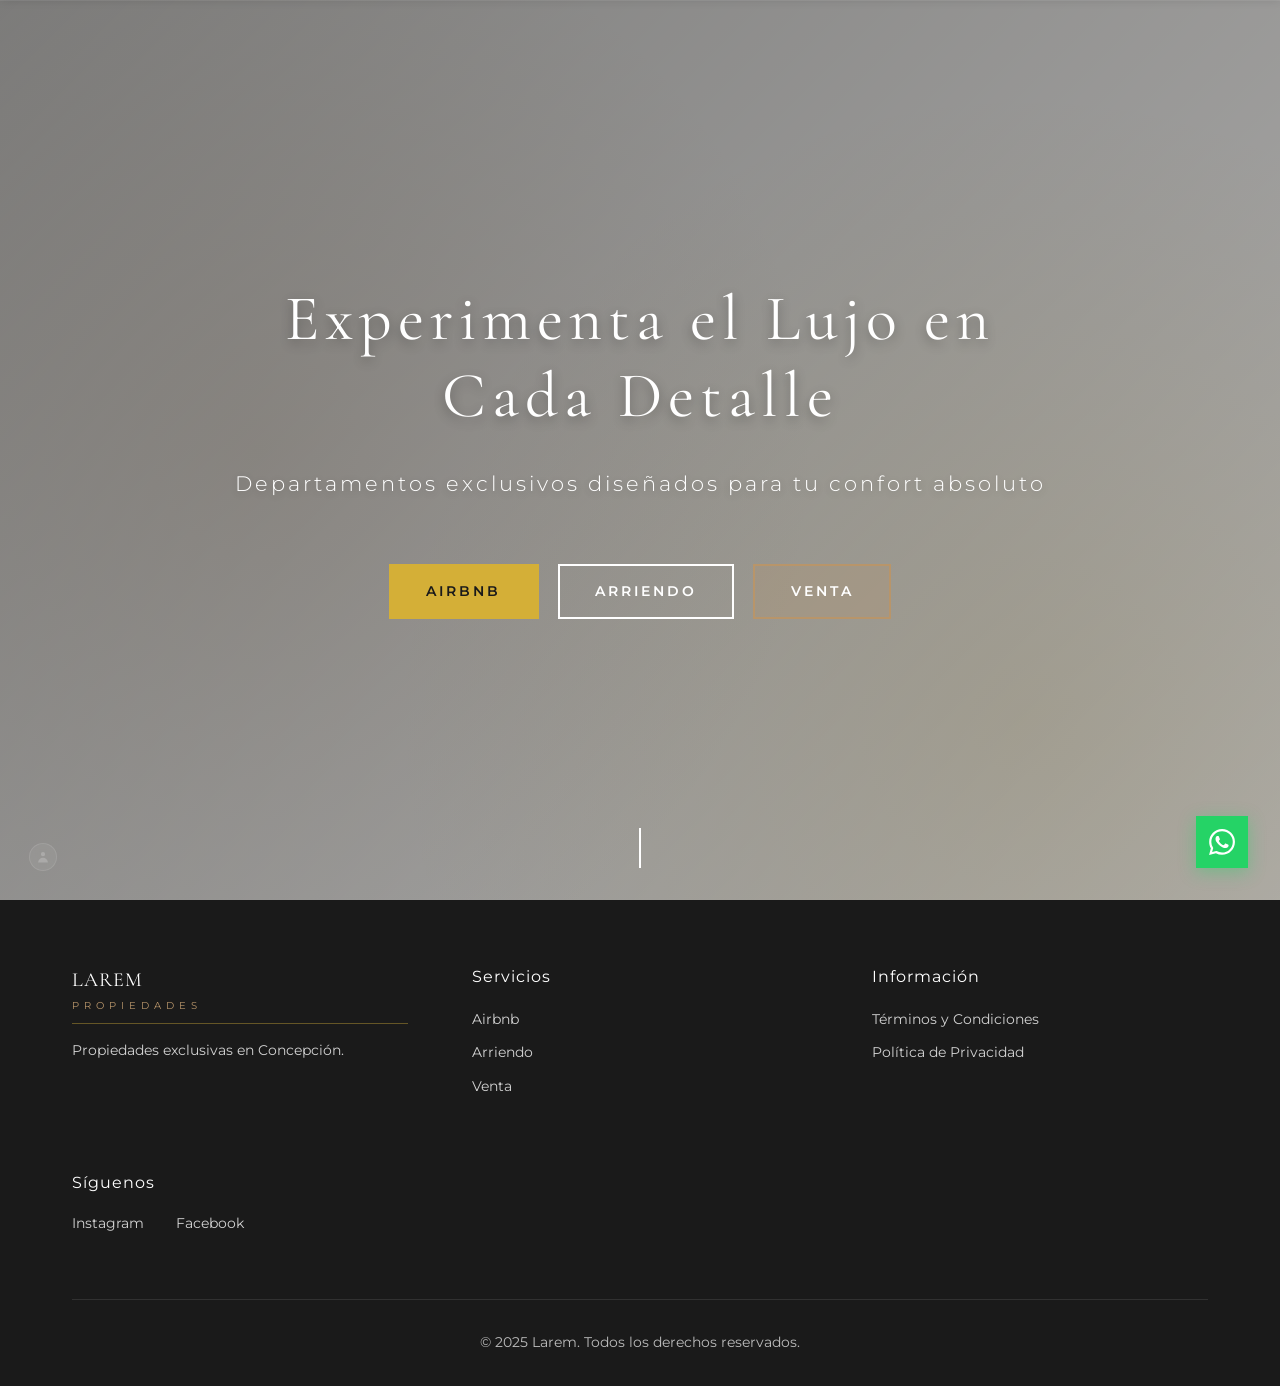
<file: index.html>
<!DOCTYPE html>
<html lang="es">
<head>
    <meta charset="UTF-8">
    <meta name="viewport" content="width=device-width, initial-scale=1.0">
    <meta name="description" content="Larem - Departamentos de lujo en Concepción. Airbnb, arriendo y venta de propiedades exclusivas.">
    <title>Larem | Propiedades de Lujo</title>
    <link rel="stylesheet" href="css/base.css">
    <link rel="stylesheet" href="css/layout.css">
    <link rel="stylesheet" href="css/hero.css">
    <link rel="stylesheet" href="css/animations.css">
    <link rel="stylesheet" href="css/responsive.css">
</head>
<body>

    <!-- Header -->
    <header class="header" id="header">
        <div class="container">
            <div class="header-content">
                <div class="logo">
                    <h1>Larem</h1>
                    <span class="logo-subtitle">Propiedades</span>
                </div>
                <nav class="nav" id="nav">
                    <ul class="nav-list">
                        <li><a href="#inicio" class="nav-link">Inicio</a></li>
                        <li><a href="airbnb/index.html" class="nav-link">Airbnb</a></li>
                        <li><a href="arriendo/index.html" class="nav-link">Arriendo</a></li>
                        <li><a href="venta/index.html" class="nav-link">Venta</a></li>
                    </ul>
                </nav>
                <button class="menu-toggle" id="menuToggle" aria-label="Abrir menú">
                    <span></span>
                    <span></span>
                    <span></span>
                </button>
            </div>
        </div>
    </header>

    <!-- Hero -->
    <section class="hero" id="inicio">
        <div class="hero-bg-image"></div>
        <div class="hero-overlay"></div>
        <div class="hero-content">
            <h2 class="hero-title fade-in">Experimenta el Lujo en<br>Cada Detalle</h2>
            <p class="hero-subtitle fade-in">Departamentos exclusivos diseñados para tu confort absoluto</p>
            <div class="hero-buttons fade-in">
                <a href="airbnb/index.html" class="btn-airbnb">Airbnb</a>
                <a href="arriendo/index.html" class="btn-arriendo">Arriendo</a>
                <a href="venta/index.html" class="btn-venta">Venta</a>
            </div>
        </div>
        <div class="scroll-indicator">
            <span></span>
        </div>
    </section>

    <!-- Footer -->
    <footer class="footer">
        <div class="container">
            <div class="footer-content">
                <div class="footer-section">
                    <h3 class="footer-title">Larem</h3>
                    <span class="footer-logo-sub">Propiedades</span>
                    <p class="footer-text">Propiedades exclusivas en Concepción.</p>
                </div>
                <div class="footer-section">
                    <h4 class="footer-subtitle">Servicios</h4>
                    <ul class="footer-links">
                        <li><a href="airbnb/index.html">Airbnb</a></li>
                        <li><a href="arriendo/index.html">Arriendo</a></li>
                        <li><a href="venta/index.html">Venta</a></li>
                    </ul>
                </div>
                <div class="footer-section">
                    <h4 class="footer-subtitle">Información</h4>
                    <ul class="footer-links">
                        <li><a href="#">Términos y Condiciones</a></li>
                        <li><a href="#">Política de Privacidad</a></li>
                    </ul>
                </div>
                <div class="footer-section">
                    <h4 class="footer-subtitle">Síguenos</h4>
                    <div class="social-links">
                        <a href="#" class="social-link">Instagram</a>
                        <a href="#" class="social-link">Facebook</a>
                    </div>
                </div>
            </div>
            <div class="footer-bottom">
                <p>&copy; 2025 Larem. Todos los derechos reservados.</p>
            </div>
        </div>
    </footer>

    <!-- WhatsApp Flotante -->
    <a href="https://wa.me/56993095522" target="_blank" class="whatsapp-float" aria-label="Contactar por WhatsApp">
        <span class="whatsapp-label">Escríbenos</span>
        <span class="whatsapp-icon">
            <svg viewBox="0 0 24 24" xmlns="http://www.w3.org/2000/svg">
                <path d="M17.472 14.382c-.297-.149-1.758-.867-2.03-.967-.273-.099-.471-.148-.67.15-.197.297-.767.966-.94 1.164-.173.199-.347.223-.644.075-.297-.15-1.255-.463-2.39-1.475-.883-.788-1.48-1.761-1.653-2.059-.173-.297-.018-.458.13-.606.134-.133.298-.347.446-.52.149-.174.198-.298.298-.497.099-.198.05-.371-.025-.52-.075-.149-.669-1.612-.916-2.207-.242-.579-.487-.5-.669-.51-.173-.008-.371-.01-.57-.01-.198 0-.52.074-.792.372-.272.297-1.04 1.016-1.04 2.479 0 1.462 1.065 2.875 1.213 3.074.149.198 2.096 3.2 5.077 4.487.709.306 1.262.489 1.694.625.712.227 1.36.195 1.871.118.571-.085 1.758-.719 2.006-1.413.248-.694.248-1.289.173-1.413-.074-.124-.272-.198-.57-.347m-5.421 7.403h-.004a9.87 9.87 0 01-5.031-1.378l-.361-.214-3.741.982.998-3.648-.235-.374a9.86 9.86 0 01-1.51-5.26c.001-5.45 4.436-9.884 9.888-9.884 2.64 0 5.122 1.03 6.988 2.898a9.825 9.825 0 012.893 6.994c-.003 5.45-4.437 9.884-9.885 9.884m8.413-18.297A11.815 11.815 0 0012.05 0C5.495 0 .16 5.335.157 11.892c0 2.096.547 4.142 1.588 5.945L.057 24l6.305-1.654a11.882 11.882 0 005.683 1.448h.005c6.554 0 11.89-5.335 11.893-11.893a11.821 11.821 0 00-3.48-8.413z"/>
            </svg>
        </span>
    </a>

    <!-- Acceso Admin — discreto, esquina inferior izquierda -->
    <a href="admin-login.html" class="admin-access" aria-label="Administrador">
        <svg width="14" height="14" viewBox="0 0 20 20" fill="currentColor">
            <path fill-rule="evenodd" d="M10 9a3 3 0 100-6 3 3 0 000 6zm-7 9a7 7 0 1114 0H3z" clip-rule="evenodd"/>
        </svg>
    </a>
    <style>
        .admin-access {
            position: fixed;
            bottom: 1.8rem;
            left: 1.8rem;
            width: 28px;
            height: 28px;
            display: flex;
            align-items: center;
            justify-content: center;
            background: rgba(255,255,255,0.06);
            border: 1px solid rgba(255,255,255,0.1);
            border-radius: 50%;
            color: rgba(255,255,255,0.2);
            text-decoration: none;
            transition: all 0.3s ease;
            z-index: 999;
            backdrop-filter: blur(4px);
        }
        .admin-access:hover {
            background: rgba(255,255,255,0.15);
            color: rgba(255,255,255,0.7);
            border-color: rgba(255,255,255,0.3);
        }
    </style>

    <script src="script.js"></script>
</body>
</html>
</file>
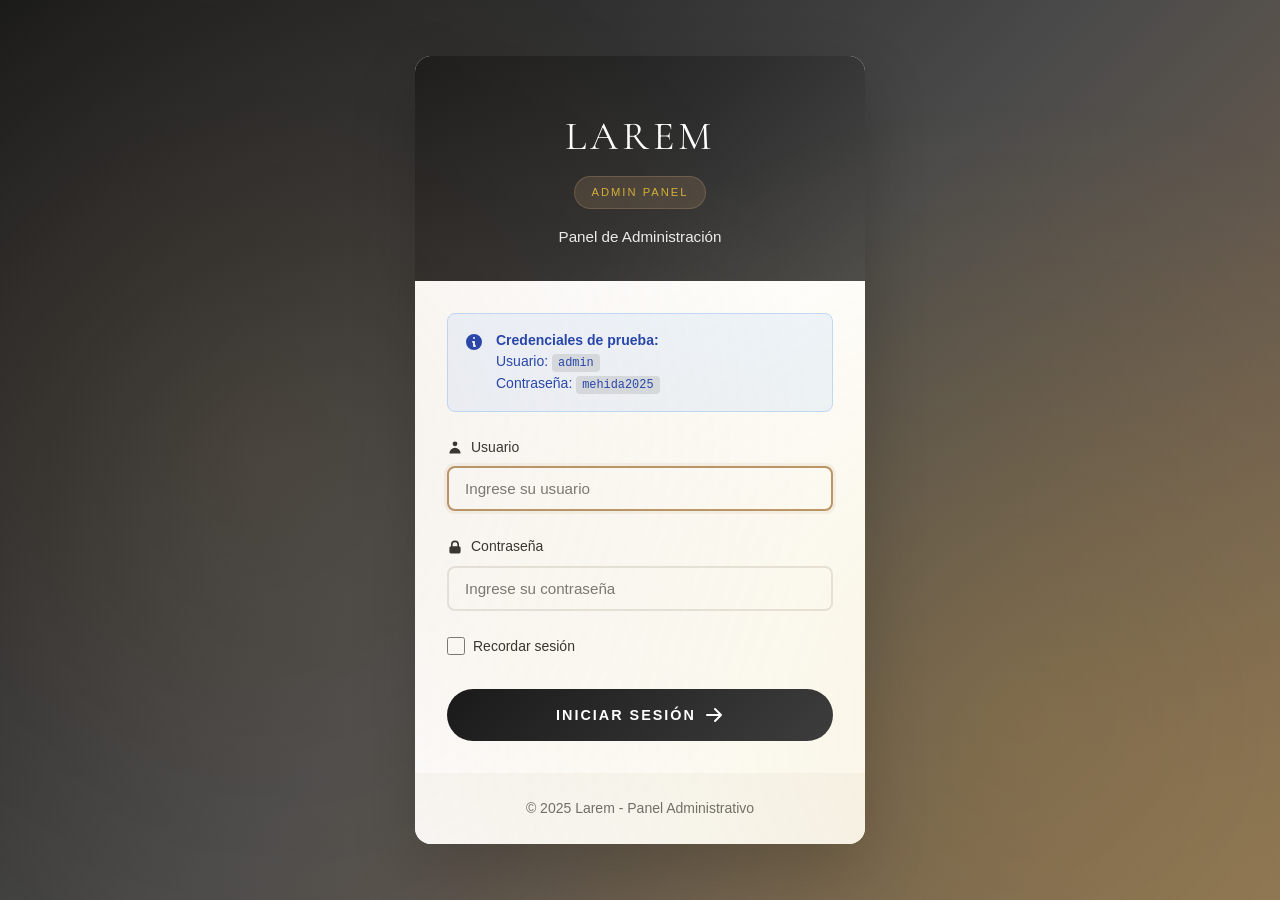
<file: admin-login.html>
<!DOCTYPE html>
<html lang="es">
<head>
    <meta charset="UTF-8">
    <meta name="viewport" content="width=device-width, initial-scale=1.0">
    <title>Admin Login - Larem</title>    
    <link rel="stylesheet" href="admin-css/admin-base.css">
    <link rel="stylesheet" href="admin-css/admin-login.css">
    <link rel="stylesheet" href="admin-css/admin-responsive.css">
</head>
<body class="login-page">
    <div class="login-container">
        <div class="login-card">
            <div class="login-header">
                <div class="admin-logo">
                    <h1>Larem</h1>
                    <span class="admin-badge">Admin Panel</span>
                </div>
                <p class="login-subtitle">Panel de Administración</p>
            </div>
            
            <form id="loginForm" class="login-form" onsubmit="handleLogin(event)">
                <div class="alert alert-info">
                    <svg width="20" height="20" viewBox="0 0 20 20" fill="currentColor">
                        <path fill-rule="evenodd" d="M18 10a8 8 0 11-16 0 8 8 0 0116 0zm-7-4a1 1 0 11-2 0 1 1 0 012 0zM9 9a1 1 0 000 2v3a1 1 0 001 1h1a1 1 0 100-2v-3a1 1 0 00-1-1H9z" clip-rule="evenodd"/>
                    </svg>
                    <div>
                        <strong>Credenciales de prueba:</strong><br>
                        Usuario: <code>admin</code><br>
                        Contraseña: <code>mehida2025</code>
                    </div>
                </div>

                <div class="form-group">
                    <label for="username">
                        <svg width="16" height="16" viewBox="0 0 20 20" fill="currentColor">
                            <path fill-rule="evenodd" d="M10 9a3 3 0 100-6 3 3 0 000 6zm-7 9a7 7 0 1114 0H3z" clip-rule="evenodd"/>
                        </svg>
                        Usuario
                    </label>
                    <input 
                        type="text" 
                        id="username" 
                        name="username" 
                        placeholder="Ingrese su usuario"
                        autocomplete="username"
                        style="pointer-events: auto !important; user-select: auto !important;"
                    >
                </div>
                
                <div class="form-group">
                    <label for="password">
                        <svg width="16" height="16" viewBox="0 0 20 20" fill="currentColor">
                            <path fill-rule="evenodd" d="M5 9V7a5 5 0 0110 0v2a2 2 0 012 2v5a2 2 0 01-2 2H5a2 2 0 01-2-2v-5a2 2 0 012-2zm8-2v2H7V7a3 3 0 016 0z" clip-rule="evenodd"/>
                        </svg>
                        Contraseña
                    </label>
                    <input 
                        type="password" 
                        id="password" 
                        name="password" 
                        placeholder="Ingrese su contraseña"
                        autocomplete="current-password"
                        style="pointer-events: auto !important; user-select: auto !important;"
                    >
                </div>
                
                <div class="form-group checkbox-group">
                    <label class="checkbox-label">
                        <input type="checkbox" id="rememberMe">
                        <span>Recordar sesión</span>
                    </label>
                </div>
                
                <button type="submit" class="btn-login">
                    <span>Iniciar Sesión</span>
                    <svg width="20" height="20" viewBox="0 0 20 20" fill="currentColor">
                        <path fill-rule="evenodd" d="M10.293 3.293a1 1 0 011.414 0l6 6a1 1 0 010 1.414l-6 6a1 1 0 01-1.414-1.414L14.586 11H3a1 1 0 110-2h11.586l-4.293-4.293a1 1 0 010-1.414z" clip-rule="evenodd"/>
                    </svg>
                </button>

                <div id="loginError" class="alert alert-error" style="display: none; margin-top: 1rem;">
                    <svg width="20" height="20" viewBox="0 0 20 20" fill="currentColor">
                        <path fill-rule="evenodd" d="M10 18a8 8 0 100-16 8 8 0 000 16zM8.707 7.293a1 1 0 00-1.414 1.414L8.586 10l-1.293 1.293a1 1 0 101.414 1.414L10 11.414l1.293 1.293a1 1 0 001.414-1.414L11.414 10l1.293-1.293a1 1 0 00-1.414-1.414L10 8.586 8.707 7.293z" clip-rule="evenodd"/>
                    </svg>
                    <span id="errorMessage">Usuario o contraseña incorrectos</span>
                </div>
            </form>

            <div class="login-footer">
                <p>© 2025 Larem - Panel Administrativo</p>
            </div>
        </div>
    </div>

    <script>
        // Login functionality
        function handleLogin(event) {
            event.preventDefault();
            
            const username = document.getElementById('username').value;
            const password = document.getElementById('password').value;
            const rememberMe = document.getElementById('rememberMe').checked;
            const errorDiv = document.getElementById('loginError');
            
            // Credenciales
            const validUsername = 'admin';
            const validPassword = 'mehida2025';
            
            if (username === validUsername && password === validPassword) {
                // Login exitoso
                const sessionData = {
                    username: username,
                    loginTime: new Date().toISOString(),
                    remember: rememberMe
                };
                
                if (rememberMe) {
                    localStorage.setItem('adminSession', JSON.stringify(sessionData));
                } else {
                    sessionStorage.setItem('adminSession', JSON.stringify(sessionData));
                }
                
                // Animación de éxito
                const button = document.querySelector('.btn-login');
                button.innerHTML = '<span>✓ Acceso Concedido</span>';
                button.style.background = 'linear-gradient(135deg, #10b981 0%, #059669 100%)';
                
                setTimeout(() => {
                    window.location.href = 'admin-panel.html';
                }, 800);
                
            } else {
                // Login fallido
                errorDiv.style.display = 'flex';
                
                // Shake animation
                const card = document.querySelector('.login-card');
                card.style.animation = 'shake 0.5s';
                setTimeout(() => {
                    card.style.animation = '';
                }, 500);
                
                // Limpiar contraseña
                document.getElementById('password').value = '';
                document.getElementById('password').focus();
            }
        }

        // Verificar si ya hay sesión activa
        window.addEventListener('load', function() {
            const session = localStorage.getItem('adminSession') || sessionStorage.getItem('adminSession');
            if (session) {
                const sessionData = JSON.parse(session);
                const loginTime = new Date(sessionData.loginTime);
                const now = new Date();
                const hoursDiff = (now - loginTime) / (1000 * 60 * 60);
                
                // Si la sesión tiene menos de 24 horas, redirigir al panel
                if (hoursDiff < 24) {
                    window.location.href = 'admin-panel.html';
                }
            }
            
            // Focus en el primer campo
            document.getElementById('username').focus();
        });

        // Animación de shake para error
        const style = document.createElement('style');
        style.textContent = `
            @keyframes shake {
                0%, 100% { transform: translateX(0); }
                10%, 30%, 50%, 70%, 90% { transform: translateX(-10px); }
                20%, 40%, 60%, 80% { transform: translateX(10px); }
            }
        `;
        document.head.appendChild(style);
    </script>
</body>
</html>
</file>
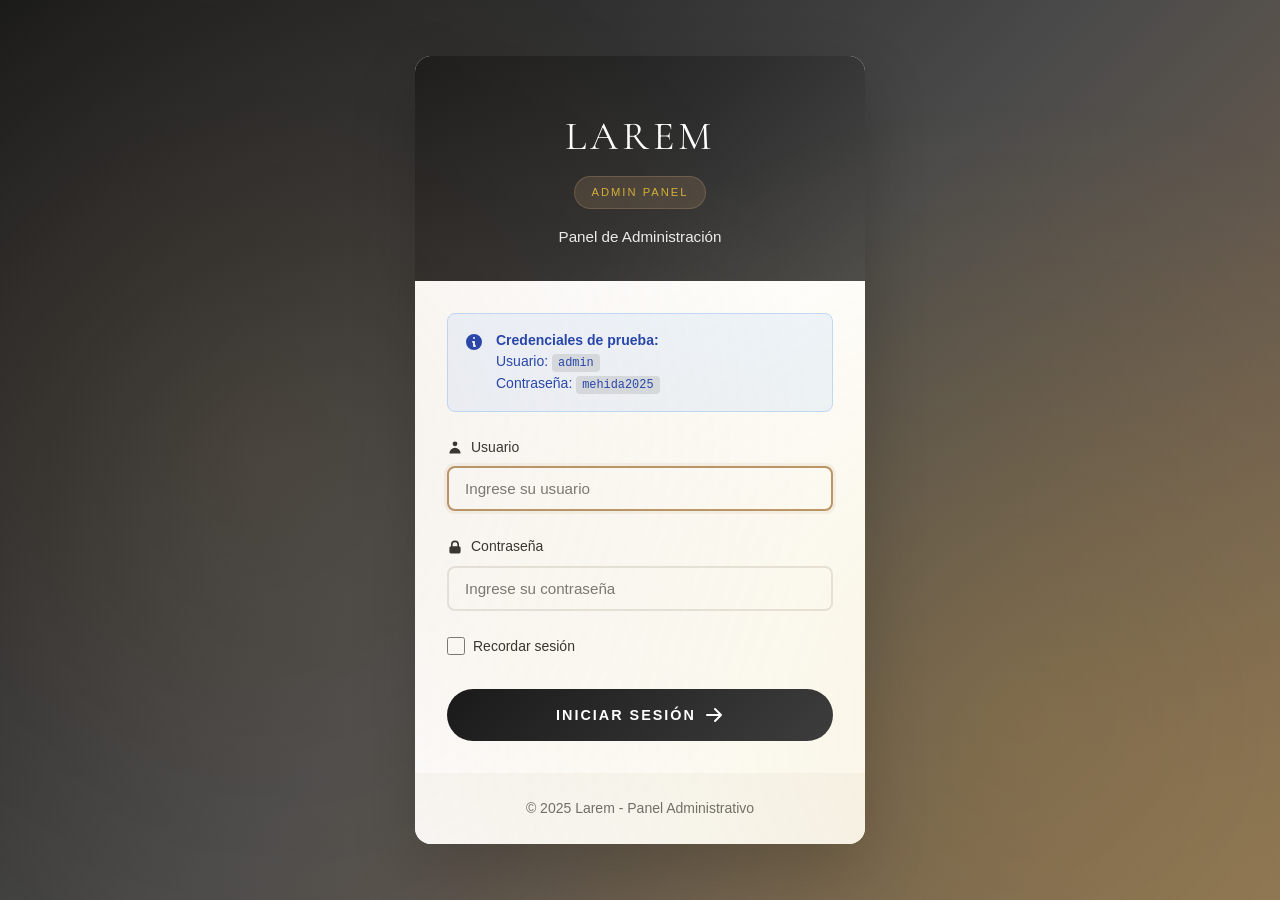
<file: admin-panel.html>
<!DOCTYPE html>
<html lang="es">
<head>
    <meta charset="UTF-8">
    <meta name="viewport" content="width=device-width, initial-scale=1.0">
    <title>Panel Admin - Larem</title>
    <link rel="stylesheet" href="admin-css/admin-base.css">
    <link rel="stylesheet" href="admin-css/admin-header.css">
    <link rel="stylesheet" href="admin-css/admin-stats.css">
    <link rel="stylesheet" href="admin-css/admin-apartments.css">
    <link rel="stylesheet" href="admin-css/admin-modal.css">
    <link rel="stylesheet" href="admin-css/admin-forms.css">
    <link rel="stylesheet" href="admin-css/admin-responsive.css">
    <style>
        /* ── Tabs ── */
        .section-tabs {
            display: flex;
            gap: 0;
            margin-bottom: 2rem;
            border-bottom: 2px solid #e8e6e3;
        }
        .tab-btn {
            padding: 0.9rem 2rem;
            font-family: 'Montserrat', sans-serif;
            font-size: 0.8rem;
            font-weight: 600;
            letter-spacing: 2px;
            text-transform: uppercase;
            background: none;
            border: none;
            border-bottom: 3px solid transparent;
            margin-bottom: -2px;
            cursor: pointer;
            color: #6b6b6b;
            transition: all 0.25s ease;
        }
        .tab-btn:hover { color: #1a1a1a; }
        .tab-btn.active-tab { color: #1a1a1a; border-bottom-color: #d4af37; }
        .tab-btn.tab-airbnb.active-tab { border-bottom-color: #d4af37; color: #b8860b; }
        .tab-btn.tab-arriendo.active-tab { border-bottom-color: #6b8f71; color: #6b8f71; }
        .tab-btn.tab-venta.active-tab { border-bottom-color: #2c3e6b; color: #2c3e6b; }

        /* ── Secciones ── */
        .tab-section { display: none; }
        .tab-section.active { display: block; }

        /* ── Add button por sección ── */
        .section-header-row {
            display: flex;
            justify-content: space-between;
            align-items: center;
            margin-bottom: 1.5rem;
        }
        .section-header-row h2 { margin: 0; font-size: 1.4rem; }

        /* ── Badges de sección ── */
        .item-badge {
            display: inline-block;
            font-size: 0.65rem;
            font-weight: 700;
            letter-spacing: 2px;
            text-transform: uppercase;
            padding: 0.2rem 0.7rem;
            border-radius: 20px;
            margin-bottom: 0.4rem;
        }
        .badge-airbnb { background: #fff8e1; color: #b8860b; }
        .badge-arriendo { background: #e8f5e9; color: #6b8f71; }
        .badge-venta { background: #e8eaf6; color: #2c3e6b; }
        .item-specs {
            font-size: 0.78rem;
            color: #6b6b6b;
            margin: 0.3rem 0 0.8rem;
        }
        .apartment-price span {
            font-size: 0.875rem;
            font-weight: 400;
            color: #64748b;
        }

        /* ── Stats mini ── */
        .mini-stats {
            display: flex;
            gap: 1rem;
            margin-bottom: 2rem;
        }
        .mini-stat {
            background: #fff;
            border: 1px solid #e8e6e3;
            border-radius: 8px;
            padding: 0.8rem 1.5rem;
            font-size: 0.8rem;
            color: #6b6b6b;
            display: flex;
            align-items: center;
            gap: 0.5rem;
        }
        .mini-stat strong { font-size: 1.4rem; color: #1a1a1a; }
    </style>
</head>
<body class="admin-page">

    <!-- Header -->
    <header class="admin-header">
        <div class="header-content">
            <div class="header-left">
                <h1>Larem <span>Admin</span></h1>
            </div>
            <div class="header-right">
                <span class="user-info">
                    <svg width="20" height="20" viewBox="0 0 20 20" fill="currentColor">
                        <path fill-rule="evenodd" d="M10 9a3 3 0 100-6 3 3 0 000 6zm-7 9a7 7 0 1114 0H3z" clip-rule="evenodd"/>
                    </svg>
                    <span id="adminUsername">Admin</span>
                </span>
                <button class="btn-logout" onclick="logout()">
                    <svg width="20" height="20" viewBox="0 0 20 20" fill="currentColor">
                        <path fill-rule="evenodd" d="M3 3a1 1 0 00-1 1v12a1 1 0 102 0V4a1 1 0 00-1-1zm10.293 9.293a1 1 0 001.414 1.414l3-3a1 1 0 000-1.414l-3-3a1 1 0 10-1.414 1.414L14.586 9H7a1 1 0 100 2h7.586l-1.293 1.293z" clip-rule="evenodd"/>
                    </svg>
                    Salir
                </button>
            </div>
        </div>
    </header>

    <!-- Main -->
    <main class="admin-main">
        <div class="admin-container">

            <!-- Stats globales -->
            <div class="mini-stats">
                <div class="mini-stat">
                    <strong id="airbnb-count">0</strong> Airbnb
                </div>
                <div class="mini-stat">
                    <strong id="arriendo-count">0</strong> Arriendos
                </div>
                <div class="mini-stat">
                    <strong id="venta-count">0</strong> Ventas
                </div>
            </div>

            <!-- Tabs -->
            <div class="section-tabs">
                <button class="tab-btn tab-airbnb active-tab" onclick="switchTab('airbnb')">✈️ Airbnb</button>
                <button class="tab-btn tab-arriendo" onclick="switchTab('arriendo')">🏠 Arriendo</button>
                <button class="tab-btn tab-venta" onclick="switchTab('venta')">🏷️ Venta</button>
            </div>

            <!-- ══ SECCIÓN AIRBNB ══ -->
            <div class="tab-section active" id="tab-airbnb">
                <div class="section-header-row">
                    <h2 class="section-title">Propiedades Airbnb</h2>
                    <button class="btn-primary" onclick="Airbnb.showForm()">+ Agregar Airbnb</button>
                </div>
                <div id="airbnb-list" class="apartments-list"></div>
            </div>

            <!-- ══ SECCIÓN ARRIENDO ══ -->
            <div class="tab-section" id="tab-arriendo">
                <div class="section-header-row">
                    <h2 class="section-title">Propiedades en Arriendo</h2>
                    <button class="btn-primary" onclick="Arriendo.showForm()">+ Agregar Arriendo</button>
                </div>
                <div id="arriendo-list" class="apartments-list"></div>
            </div>

            <!-- ══ SECCIÓN VENTA ══ -->
            <div class="tab-section" id="tab-venta">
                <div class="section-header-row">
                    <h2 class="section-title">Propiedades en Venta</h2>
                    <button class="btn-primary" onclick="Venta.showForm()">+ Agregar Venta</button>
                </div>
                <div id="venta-list" class="apartments-list"></div>
            </div>

        </div>
    </main>

    <!-- ══════════════════════════════════════
         MODAL AIRBNB
    ══════════════════════════════════════ -->
    <div id="airbnb-modal" class="modal">
        <div class="modal-content modal-large">
            <div class="modal-header" style="border-top: 4px solid #d4af37;">
                <h2>Propiedad Airbnb</h2>
                <button class="modal-close" onclick="Airbnb.closeModal()">&times;</button>
            </div>
            <div class="progress-container">
                <div class="progress-bar"><div class="progress-fill"></div></div>
                <p class="progress-text">Paso <span class="step-current">1</span> de <span class="step-total">8</span></p>
            </div>
            <form id="airbnb-form" onsubmit="Airbnb.submit(event)" class="wizard-form">

                <div class="form-step active" data-step="1">
                    <div class="step-content">
                        <div class="step-icon">🏠</div>
                        <h3 class="step-question">¿Cómo se llama tu propiedad?</h3>
                        <p class="step-hint">Dale un nombre atractivo</p>
                        <input type="text" id="ab-name" class="input-large" placeholder="Ej: Penthouse Panorámico">
                    </div>
                </div>

                <div class="form-step" data-step="2">
                    <div class="step-content">
                        <div class="step-icon">📍</div>
                        <h3 class="step-question">¿Dónde está ubicada?</h3>
                        <p class="step-hint">Barrio o zona de Concepción</p>
                        <input type="text" id="ab-location" class="input-large" placeholder="Ej: Centro Histórico">
                    </div>
                </div>

                <div class="form-step" data-step="3">
                    <div class="step-content">
                        <div class="step-icon">💰</div>
                        <h3 class="step-question">¿Precio por noche? (CLP)</h3>
                        <p class="step-hint">Precio en pesos chilenos</p>
                        <input type="number" id="ab-price" class="input-large" placeholder="Ej: 80000" min="1">
                    </div>
                </div>

                <div class="form-step" data-step="4">
                    <div class="step-content">
                        <div class="step-icon">👥</div>
                        <h3 class="step-question">¿Cuántos huéspedes acepta?</h3>
                        <p class="step-hint">Máximo de personas</p>
                        <input type="number" id="ab-guests" class="input-large" placeholder="4" min="1" max="20">
                    </div>
                </div>

                <div class="form-step" data-step="5">
                    <div class="step-content">
                        <div class="step-icon">🛏️</div>
                        <h3 class="step-question">Habitaciones y baños</h3>
                        <p class="step-hint">Cantidad de cada uno</p>
                        <div class="input-row">
                            <div class="input-col">
                                <label>Habitaciones</label>
                                <input type="number" id="ab-bedrooms" class="input-large" placeholder="2" min="0" max="10">
                            </div>
                            <div class="input-col">
                                <label>Baños</label>
                                <input type="number" id="ab-bathrooms" class="input-large" placeholder="1" min="1" max="10">
                            </div>
                        </div>
                    </div>
                </div>

                <div class="form-step" data-step="6">
                    <div class="step-content">
                        <div class="step-icon">📝</div>
                        <h3 class="step-question">Describe la propiedad</h3>
                        <p class="step-hint">Mínimo 20 caracteres</p>
                        <textarea id="ab-description" class="textarea-large" rows="5" placeholder="Hermoso departamento con vista al mar..."></textarea>
                    </div>
                </div>

                <div class="form-step" data-step="7">
                    <div class="step-content">
                        <div class="step-icon">✨</div>
                        <h3 class="step-question">¿Qué comodidades ofreces?</h3>
                        <p class="step-hint">Selecciona todas las que apliquen</p>
                        <div class="amenities-grid">
                            <label class="amenity-checkbox"><input type="checkbox" value="WiFi de alta velocidad"><span>📶 WiFi</span></label>
                            <label class="amenity-checkbox"><input type="checkbox" value="Aire acondicionado"><span>❄️ Aire acond.</span></label>
                            <label class="amenity-checkbox"><input type="checkbox" value="Cocina equipada"><span>🍳 Cocina</span></label>
                            <label class="amenity-checkbox"><input type="checkbox" value="Smart TV"><span>📺 Smart TV</span></label>
                            <label class="amenity-checkbox"><input type="checkbox" value="Lavadora"><span>🧺 Lavadora</span></label>
                            <label class="amenity-checkbox"><input type="checkbox" value="Estacionamiento"><span>🚗 Estacionamiento</span></label>
                            <label class="amenity-checkbox"><input type="checkbox" value="Terraza/Balcón"><span>🌿 Terraza</span></label>
                            <label class="amenity-checkbox"><input type="checkbox" value="Vista panorámica"><span>🌆 Vista</span></label>
                            <label class="amenity-checkbox"><input type="checkbox" value="Piscina"><span>🏊 Piscina</span></label>
                            <label class="amenity-checkbox"><input type="checkbox" value="Gimnasio"><span>💪 Gimnasio</span></label>
                        </div>
                        <div class="custom-amenity">
                            <input type="text" id="ab-custom-amenity" class="input-large" placeholder="Otra comodidad...">
                            <button type="button" class="btn-add-amenity" onclick="Airbnb.addCustomAmenity()">+</button>
                        </div>
                    </div>
                </div>

                <div class="form-step" data-step="8">
                    <div class="step-content">
                        <div class="step-icon">📸</div>
                        <h3 class="step-question">Imágenes de la propiedad</h3>
                        <p class="step-hint">Máximo 10 imágenes JPG/PNG</p>
                        <div class="upload-area" id="ab-upload-area">
                            <input type="file" id="ab-image-input" accept="image/jpeg,image/jpg,image/png" multiple style="display:none">
                            <div class="upload-prompt">
                                <svg width="48" height="48" viewBox="0 0 20 20" fill="currentColor"><path fill-rule="evenodd" d="M4 3a2 2 0 00-2 2v10a2 2 0 002 2h12a2 2 0 002-2V5a2 2 0 00-2-2H4zm12 12H4l4-8 3 6 2-4 3 6z" clip-rule="evenodd"/></svg>
                                <p>Arrastra o haz clic para seleccionar</p>
                            </div>
                        </div>
                        <div id="ab-image-preview" class="image-preview-grid"></div>
                    </div>
                </div>

                <div class="form-navigation">
                    <button type="button" class="btn-nav btn-prev" onclick="Airbnb.prevStep()" style="display:none">← Anterior</button>
                    <button type="button" class="btn-nav btn-next" onclick="Airbnb.nextStep()">Siguiente →</button>
                    <button type="submit" class="btn-nav btn-submit" style="display:none">✓ Guardar Airbnb</button>
                </div>
            </form>
        </div>
    </div>

    <!-- ══════════════════════════════════════
         MODAL ARRIENDO
    ══════════════════════════════════════ -->
    <div id="arriendo-modal" class="modal">
        <div class="modal-content modal-large">
            <div class="modal-header" style="border-top: 4px solid #6b8f71;">
                <h2>Propiedad en Arriendo</h2>
                <button class="modal-close" onclick="Arriendo.closeModal()">&times;</button>
            </div>
            <div class="progress-container">
                <div class="progress-bar"><div class="progress-fill" style="background: #6b8f71;"></div></div>
                <p class="progress-text">Paso <span class="step-current">1</span> de <span class="step-total">8</span></p>
            </div>
            <form id="arriendo-form" onsubmit="Arriendo.submit(event)" class="wizard-form">

                <div class="form-step active" data-step="1">
                    <div class="step-content">
                        <div class="step-icon">🏠</div>
                        <h3 class="step-question">¿Cómo se llama la propiedad?</h3>
                        <input type="text" id="ar-name" class="input-large" placeholder="Ej: Depto 2D Pedro de Valdivia">
                    </div>
                </div>

                <div class="form-step" data-step="2">
                    <div class="step-content">
                        <div class="step-icon">📍</div>
                        <h3 class="step-question">¿Dónde está ubicada?</h3>
                        <input type="text" id="ar-location" class="input-large" placeholder="Ej: Barrio Universitario">
                    </div>
                </div>

                <div class="form-step" data-step="3">
                    <div class="step-content">
                        <div class="step-icon">💵</div>
                        <h3 class="step-question">¿Precio mensual? (CLP)</h3>
                        <p class="step-hint">Arriendo mensual en pesos</p>
                        <input type="number" id="ar-price" class="input-large" placeholder="Ej: 450000" min="1">
                    </div>
                </div>

                <div class="form-step" data-step="4">
                    <div class="step-content">
                        <div class="step-icon">📐</div>
                        <h3 class="step-question">Superficie y piso</h3>
                        <div class="input-row">
                            <div class="input-col">
                                <label>Metros cuadrados (m²)</label>
                                <input type="number" id="ar-sqm" class="input-large" placeholder="65" min="1">
                            </div>
                            <div class="input-col">
                                <label>Piso</label>
                                <input type="text" id="ar-floor" class="input-large" placeholder="3">
                            </div>
                        </div>
                    </div>
                </div>

                <div class="form-step" data-step="5">
                    <div class="step-content">
                        <div class="step-icon">🛏️</div>
                        <h3 class="step-question">Habitaciones y baños</h3>
                        <div class="input-row">
                            <div class="input-col">
                                <label>Habitaciones</label>
                                <input type="number" id="ar-bedrooms" class="input-large" placeholder="2" min="0">
                            </div>
                            <div class="input-col">
                                <label>Baños</label>
                                <input type="number" id="ar-bathrooms" class="input-large" placeholder="1" min="1">
                            </div>
                        </div>
                    </div>
                </div>

                <div class="form-step" data-step="6">
                    <div class="step-content">
                        <div class="step-icon">🛋️</div>
                        <h3 class="step-question">Estado del amoblado</h3>
                        <select id="ar-furnished" class="input-large">
                            <option value="">Selecciona...</option>
                            <option value="Amoblado">Amoblado</option>
                            <option value="Semi amoblado">Semi amoblado</option>
                            <option value="Sin amoblar">Sin amoblar</option>
                        </select>
                        <p class="step-hint" style="margin-top:1rem;">Extras (opcional, separados por coma)</p>
                        <input type="text" id="ar-extras" class="input-large" placeholder="Ej: Piscina, Gimnasio, Bodega">
                    </div>
                </div>

                <div class="form-step" data-step="7">
                    <div class="step-content">
                        <div class="step-icon">📝</div>
                        <h3 class="step-question">Descripción</h3>
                        <textarea id="ar-description" class="textarea-large" rows="5" placeholder="Departamento luminoso en excelente ubicación..."></textarea>
                    </div>
                </div>

                <div class="form-step" data-step="8">
                    <div class="step-content">
                        <div class="step-icon">📸</div>
                        <h3 class="step-question">Imágenes</h3>
                        <p class="step-hint">Máximo 10 imágenes JPG/PNG</p>
                        <div class="upload-area" id="ar-upload-area">
                            <input type="file" id="ar-image-input" accept="image/jpeg,image/jpg,image/png" multiple style="display:none">
                            <div class="upload-prompt">
                                <svg width="48" height="48" viewBox="0 0 20 20" fill="currentColor"><path fill-rule="evenodd" d="M4 3a2 2 0 00-2 2v10a2 2 0 002 2h12a2 2 0 002-2V5a2 2 0 00-2-2H4zm12 12H4l4-8 3 6 2-4 3 6z" clip-rule="evenodd"/></svg>
                                <p>Arrastra o haz clic para seleccionar</p>
                            </div>
                        </div>
                        <div id="ar-image-preview" class="image-preview-grid"></div>
                    </div>
                </div>

                <div class="form-navigation">
                    <button type="button" class="btn-nav btn-prev" onclick="Arriendo.prevStep()" style="display:none">← Anterior</button>
                    <button type="button" class="btn-nav btn-next" onclick="Arriendo.nextStep()">Siguiente →</button>
                    <button type="submit" class="btn-nav btn-submit" style="display:none">✓ Guardar Arriendo</button>
                </div>
            </form>
        </div>
    </div>

    <!-- ══════════════════════════════════════
         MODAL VENTA
    ══════════════════════════════════════ -->
    <div id="venta-modal" class="modal">
        <div class="modal-content modal-large">
            <div class="modal-header" style="border-top: 4px solid #2c3e6b;">
                <h2>Propiedad en Venta</h2>
                <button class="modal-close" onclick="Venta.closeModal()">&times;</button>
            </div>
            <div class="progress-container">
                <div class="progress-bar"><div class="progress-fill" style="background: #2c3e6b;"></div></div>
                <p class="progress-text">Paso <span class="step-current">1</span> de <span class="step-total">8</span></p>
            </div>
            <form id="venta-form" onsubmit="Venta.submit(event)" class="wizard-form">

                <div class="form-step active" data-step="1">
                    <div class="step-content">
                        <div class="step-icon">🏢</div>
                        <h3 class="step-question">¿Cómo se llama la propiedad?</h3>
                        <input type="text" id="vt-name" class="input-large" placeholder="Ej: Penthouse Barrio Italia">
                    </div>
                </div>

                <div class="form-step" data-step="2">
                    <div class="step-content">
                        <div class="step-icon">📍</div>
                        <h3 class="step-question">¿Dónde está ubicada?</h3>
                        <input type="text" id="vt-location" class="input-large" placeholder="Ej: Sector Costanera">
                    </div>
                </div>

                <div class="form-step" data-step="3">
                    <div class="step-content">
                        <div class="step-icon">💎</div>
                        <h3 class="step-question">Precio de venta</h3>
                        <div class="input-row">
                            <div class="input-col">
                                <label>Precio en UF</label>
                                <input type="number" id="vt-price-uf" class="input-large" placeholder="Ej: 4500" min="1" step="0.01">
                            </div>
                            <div class="input-col">
                                <label>Equivalente CLP (opcional)</label>
                                <input type="number" id="vt-price-clp" class="input-large" placeholder="Ej: 150000000" min="0">
                            </div>
                        </div>
                    </div>
                </div>

                <div class="form-step" data-step="4">
                    <div class="step-content">
                        <div class="step-icon">📐</div>
                        <h3 class="step-question">Superficie y año</h3>
                        <div class="input-row">
                            <div class="input-col">
                                <label>Metros cuadrados (m²)</label>
                                <input type="number" id="vt-sqm" class="input-large" placeholder="120" min="1">
                            </div>
                            <div class="input-col">
                                <label>Año de construcción</label>
                                <input type="number" id="vt-year" class="input-large" placeholder="2018" min="1900" max="2025">
                            </div>
                        </div>
                    </div>
                </div>

                <div class="form-step" data-step="5">
                    <div class="step-content">
                        <div class="step-icon">🛏️</div>
                        <h3 class="step-question">Habitaciones y baños</h3>
                        <div class="input-row">
                            <div class="input-col">
                                <label>Habitaciones</label>
                                <input type="number" id="vt-bedrooms" class="input-large" placeholder="3" min="0">
                            </div>
                            <div class="input-col">
                                <label>Baños</label>
                                <input type="number" id="vt-bathrooms" class="input-large" placeholder="2" min="1">
                            </div>
                        </div>
                    </div>
                </div>

                <div class="form-step" data-step="6">
                    <div class="step-content">
                        <div class="step-icon">🏦</div>
                        <h3 class="step-question">¿Acepta hipoteca?</h3>
                        <select id="vt-mortgage" class="input-large">
                            <option value="">Selecciona...</option>
                            <option value="si">Sí, acepta crédito hipotecario</option>
                            <option value="no">No, solo contado</option>
                        </select>
                        <p class="step-hint" style="margin-top:1rem;">Características destacadas (separadas por coma)</p>
                        <input type="text" id="vt-features" class="input-large" placeholder="Ej: Piscina, Estacionamiento, Bodega">
                    </div>
                </div>

                <div class="form-step" data-step="7">
                    <div class="step-content">
                        <div class="step-icon">📝</div>
                        <h3 class="step-question">Descripción</h3>
                        <textarea id="vt-description" class="textarea-large" rows="5" placeholder="Exclusiva propiedad con terminaciones de primera línea..."></textarea>
                    </div>
                </div>

                <div class="form-step" data-step="8">
                    <div class="step-content">
                        <div class="step-icon">📸</div>
                        <h3 class="step-question">Imágenes</h3>
                        <p class="step-hint">Máximo 10 imágenes JPG/PNG</p>
                        <div class="upload-area" id="vt-upload-area">
                            <input type="file" id="vt-image-input" accept="image/jpeg,image/jpg,image/png" multiple style="display:none">
                            <div class="upload-prompt">
                                <svg width="48" height="48" viewBox="0 0 20 20" fill="currentColor"><path fill-rule="evenodd" d="M4 3a2 2 0 00-2 2v10a2 2 0 002 2h12a2 2 0 002-2V5a2 2 0 00-2-2H4zm12 12H4l4-8 3 6 2-4 3 6z" clip-rule="evenodd"/></svg>
                                <p>Arrastra o haz clic para seleccionar</p>
                            </div>
                        </div>
                        <div id="vt-image-preview" class="image-preview-grid"></div>
                    </div>
                </div>

                <div class="form-navigation">
                    <button type="button" class="btn-nav btn-prev" onclick="Venta.prevStep()" style="display:none">← Anterior</button>
                    <button type="button" class="btn-nav btn-next" onclick="Venta.nextStep()">Siguiente →</button>
                    <button type="submit" class="btn-nav btn-submit" style="display:none">✓ Guardar Venta</button>
                </div>
            </form>
        </div>
    </div>

    <!-- Scripts -->
    <script src="admin-airbnb.js"></script>
    <script src="admin-arriendo.js"></script>
    <script src="admin-venta.js"></script>
    <script>
        // ── Sesión ────────────────────────────────────────
        function getSession() {
            const s = localStorage.getItem('adminSession') || sessionStorage.getItem('adminSession');
            return s ? JSON.parse(s) : null;
        }

        function logout() {
            localStorage.removeItem('adminSession');
            sessionStorage.removeItem('adminSession');
            window.location.href = 'admin-login.html';
        }

        function checkSession() {
            const session = getSession();
            if (!session) { window.location.href = 'admin-login.html'; return; }
            const hours = (new Date() - new Date(session.loginTime)) / 3600000;
            if (hours > 24) logout();
            const el = document.getElementById('adminUsername');
            if (el) el.textContent = session.username;
        }

        // ── Tabs ──────────────────────────────────────────
        function switchTab(tab) {
            document.querySelectorAll('.tab-section').forEach(s => s.classList.remove('active'));
            document.querySelectorAll('.tab-btn').forEach(b => b.classList.remove('active-tab'));
            document.getElementById('tab-' + tab).classList.add('active');
            document.querySelector('.tab-' + tab).classList.add('active-tab');
        }

        // ── Notificaciones globales ───────────────────────
        function showNotification(message, type = 'info') {
            const n = document.createElement('div');
            n.style.cssText = `
                position:fixed;top:2rem;right:2rem;padding:1rem 1.5rem;
                background:${type==='success'?'#10b981':type==='error'?'#ef4444':'#3b82f6'};
                color:white;border-radius:8px;box-shadow:0 10px 15px -3px rgba(0,0,0,.1);
                z-index:10000;font-weight:500;max-width:380px;
                animation:slideIn .3s ease;`;
            n.textContent = message;
            document.body.appendChild(n);
            setTimeout(() => { n.style.opacity='0'; n.style.transition='opacity .3s'; setTimeout(()=>n.remove(),300); }, 3000);
        }

        const notifStyle = document.createElement('style');
        notifStyle.textContent = `@keyframes slideIn{from{transform:translateX(400px);opacity:0}to{transform:translateX(0);opacity:1}}`;
        document.head.appendChild(notifStyle);

        document.addEventListener('DOMContentLoaded', checkSession);
    </script>
</body>
</html>
</file>
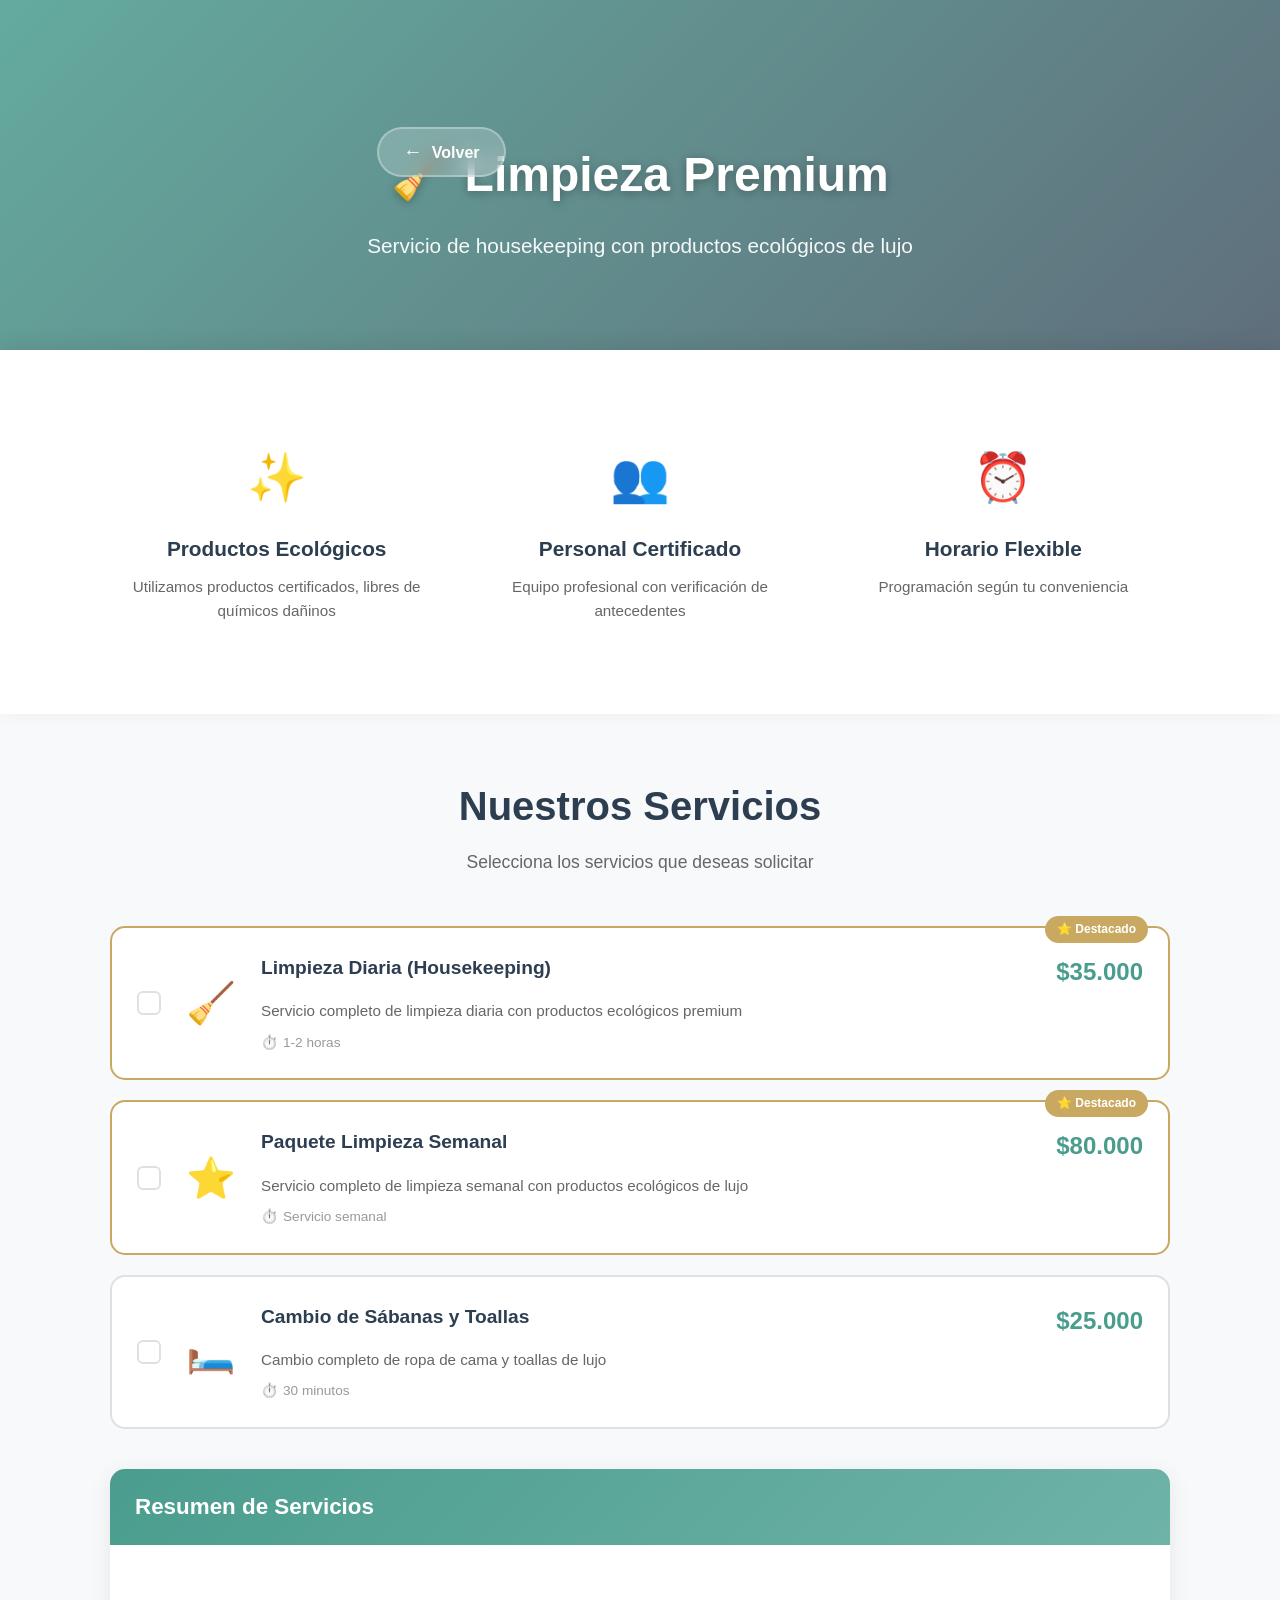
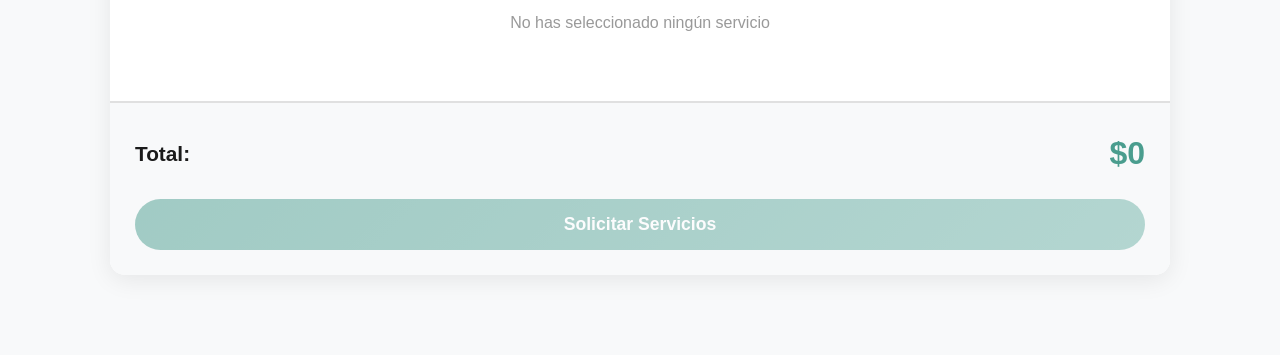
<file: componentes/limpieza-premium/limpieza.html>
<!DOCTYPE html>
<html lang="es">
<head>
    <meta charset="UTF-8">
    <meta name="viewport" content="width=device-width, initial-scale=1.0">
    <title>Limpieza Premium | Larem</title>
    <link rel="stylesheet" href="limpieza.css">
</head>
<body>
    <!-- Header con imagen de fondo -->
    <header class="hero-header">
        <div class="hero-overlay"></div>
        <div class="hero-content">
            <button class="btn-back" onclick="volverInicio()">
                <span>←</span> Volver
            </button>
            <h1 class="hero-title">🧹 Limpieza Premium</h1>
            <p class="hero-subtitle">Servicio de housekeeping con productos ecológicos de lujo</p>
        </div>
    </header>

    <!-- Sección de información -->
    <section class="info-section">
        <div class="container">
            <div class="info-card">
                <div class="info-icon">✨</div>
                <h3>Productos Ecológicos</h3>
                <p>Utilizamos productos certificados, libres de químicos dañinos</p>
            </div>
            <div class="info-card">
                <div class="info-icon">👥</div>
                <h3>Personal Certificado</h3>
                <p>Equipo profesional con verificación de antecedentes</p>
            </div>
            <div class="info-card">
                <div class="info-icon">⏰</div>
                <h3>Horario Flexible</h3>
                <p>Programación según tu conveniencia</p>
            </div>
        </div>
    </section>

    <!-- Lista de servicios -->
    <section class="services-section">
        <div class="container">
            <h2 class="section-title">Nuestros Servicios</h2>
            <p class="section-subtitle">Selecciona los servicios que deseas solicitar</p>
            
            <div class="services-list" id="services-list">
                <!-- Los servicios se cargarán dinámicamente aquí -->
            </div>

            <!-- Panel de resumen -->
            <div class="summary-panel" id="summary-panel">
                <div class="summary-header">
                    <h3>Resumen de Servicios</h3>
                </div>
                <div class="summary-body" id="summary-body">
                    <p class="summary-empty">No has seleccionado ningún servicio</p>
                </div>
                <div class="summary-footer">
                    <div class="summary-total">
                        <span>Total:</span>
                        <span class="total-amount" id="total-amount">$0</span>
                    </div>
                    <button class="btn-request" id="btn-request" onclick="solicitarServicios()" disabled>
                        Solicitar Servicios
                    </button>
                </div>
            </div>
        </div>
    </section>

    <!-- Modal de confirmación -->
    <div class="modal" id="confirmation-modal">
        <div class="modal-content">
            <div class="modal-icon">✅</div>
            <h2>¡Solicitud Recibida!</h2>
            <p>Hemos recibido tu solicitud de servicios de limpieza. Nuestro equipo se pondrá en contacto contigo para confirmar el horario.</p>
            <div class="modal-info">
                <p><strong>Tiempo estimado de contacto:</strong> 15-30 minutos</p>
            </div>
            <button class="btn-primary" onclick="cerrarModal()">Entendido</button>
        </div>
    </div>

    <script src="limpieza.js"></script>
</body>
</html>
</file>
<file: css/base.css>
/* ===================================
   IMPORTAR FUENTES GOOGLE
   =================================== */

@import url('https://fonts.googleapis.com/css2?family=Cormorant+Garamond:wght@300;400;500;600&family=Montserrat:wght@300;400;500;600&family=Playfair+Display:wght@400;500;600&display=swap');

/* ===================================
   RESET
   =================================== */

* {
    margin: 0;
    padding: 0;
    box-sizing: border-box;
}

/* ===================================
   VARIABLES CSS
   =================================== */

:root {
    /* Paleta de colores sofisticada mejorada */
    --color-primary: #1a1a1a;
    --color-secondary: #b8956a;
    --color-accent: #d4af37;
    --color-background: #faf9f7;
    --color-white: #ffffff;
    --color-text: #2d2d2d;
    --color-text-light: #6b6b6b;
    --color-border: #e8e6e3;
    --color-overlay: rgba(0, 0, 0, 0.7);
    --color-overlay-light: rgba(0, 0, 0, 0.3);
    
    /* Tipografía premium */
    --font-primary: 'Montserrat', -apple-system, BlinkMacSystemFont, 'Segoe UI', Arial, sans-serif;
    --font-secondary: 'Playfair Display', Georgia, 'Times New Roman', serif;
    --font-elegant: 'Cormorant Garamond', Georgia, serif;
    
    /* Espaciado */
    --spacing-xs: 0.5rem;
    --spacing-sm: 1rem;
    --spacing-md: 2rem;
    --spacing-lg: 4rem;
    --spacing-xl: 6rem;
    
    /* Sombras mejoradas */
    --shadow-sm: 0 2px 12px rgba(0, 0, 0, 0.06);
    --shadow-md: 0 8px 24px rgba(0, 0, 0, 0.1);
    --shadow-lg: 0 16px 48px rgba(0, 0, 0, 0.15);
    --shadow-xl: 0 24px 64px rgba(0, 0, 0, 0.2);
    
    /* Transiciones */
    --transition-fast: 0.2s cubic-bezier(0.4, 0, 0.2, 1);
    --transition-base: 0.4s cubic-bezier(0.4, 0, 0.2, 1);
    --transition-slow: 0.6s cubic-bezier(0.4, 0, 0.2, 1);
}

/* ===================================
   ESTILOS GLOBALES
   =================================== */

html {
    scroll-behavior: smooth;
    font-size: 16px;
}

body {
    font-family: var(--font-primary);
    color: var(--color-text);
    background-color: var(--color-background);
    line-height: 1.6;
    overflow-x: hidden;
}

.container {
    max-width: 1200px;
    margin: 0 auto;
    padding: 0 var(--spacing-md);
}

img {
    max-width: 100%;
    height: auto;
    display: block;
}

a {
    text-decoration: none;
    color: inherit;
}

button {
    cursor: pointer;
    border: none;
    background: none;
    font-family: inherit;
}

/* ===================================
   TÍTULOS Y TEXTOS GENERALES
   =================================== */

.section-title {
    font-size: 3rem;
    font-weight: 400;
    letter-spacing: 3px;
    color: var(--color-primary);
    margin-bottom: var(--spacing-sm);
    font-family: var(--font-elegant);
    line-height: 1.3;
}

.title-divider {
    width: 80px;
    height: 2px;
    background: linear-gradient(90deg, transparent, var(--color-secondary), transparent);
    margin: var(--spacing-md) auto;
}

/* ===================================
   BOTONES
   =================================== */

.btn-primary {
    display: inline-block;
    padding: 1.1rem 3.5rem;
    background: linear-gradient(135deg, var(--color-primary) 0%, #3d3d3d 100%);
    color: var(--color-white);
    font-size: 0.85rem;
    letter-spacing: 3px;
    text-transform: uppercase;
    font-weight: 500;
    border-radius: 50px;
    transition: var(--transition-base);
    box-shadow: var(--shadow-md);
    position: relative;
    overflow: hidden;
}

.btn-primary::before {
    content: '';
    position: absolute;
    top: 0;
    left: -100%;
    width: 100%;
    height: 100%;
    background: linear-gradient(90deg, transparent, rgba(255, 255, 255, 0.2), transparent);
    transition: var(--transition-base);
}

.btn-primary:hover::before {
    left: 100%;
}

.btn-primary:hover {
    background: linear-gradient(135deg, var(--color-secondary) 0%, var(--color-accent) 100%);
    transform: translateY(-3px);
    box-shadow: var(--shadow-lg);
}

.btn-secondary {
    padding: 0.85rem 2rem;
    background-color: var(--color-primary);
    color: var(--color-white);
    font-size: 0.8rem;
    letter-spacing: 2px;
    text-transform: uppercase;
    border-radius: 50px;
    transition: var(--transition-base);
    font-weight: 500;
    position: relative;
    overflow: hidden;
}

.btn-secondary::before {
    content: '';
    position: absolute;
    top: 50%;
    left: 50%;
    width: 0;
    height: 0;
    border-radius: 50%;
    background: rgba(255, 255, 255, 0.1);
    transform: translate(-50%, -50%);
    transition: width 0.6s, height 0.6s;
}

.btn-secondary:hover::before {
    width: 300px;
    height: 300px;
}

.btn-secondary:hover {
    background-color: var(--color-secondary);
    transform: translateY(-2px);
    box-shadow: var(--shadow-md);
}

/* ===================================
   SCROLL PERSONALIZADO
   =================================== */

::-webkit-scrollbar {
    width: 10px;
}

::-webkit-scrollbar-track {
    background: var(--color-background);
}

::-webkit-scrollbar-thumb {
    background: var(--color-secondary);
    border-radius: 5px;
}

::-webkit-scrollbar-thumb:hover {
    background: var(--color-accent);
}

/* ===================================
   BOTÓN FLOTANTE WHATSAPP
   =================================== */

.whatsapp-float {
    position: fixed;
    bottom: 2rem;
    right: 2rem;
    z-index: 9999;
    display: flex;
    align-items: center;
    gap: 0;
    cursor: pointer;
    text-decoration: none;
}

.whatsapp-label {
    background: #1a1a1a;
    color: #ffffff;
    font-family: var(--font-primary);
    font-size: 0.72rem;
    font-weight: 600;
    letter-spacing: 2px;
    text-transform: uppercase;
    padding: 0 1.2rem;
    height: 52px;
    display: flex;
    align-items: center;
    white-space: nowrap;
    max-width: 0;
    overflow: hidden;
    opacity: 0;
    transition: max-width 0.4s cubic-bezier(0.4, 0, 0.2, 1),
                opacity 0.3s ease,
                padding 0.4s ease;
    padding-left: 0;
    padding-right: 0;
}

.whatsapp-float:hover .whatsapp-label {
    max-width: 200px;
    opacity: 1;
    padding: 0 1.2rem;
}

.whatsapp-icon {
    width: 52px;
    height: 52px;
    background: #25D366;
    display: flex;
    align-items: center;
    justify-content: center;
    flex-shrink: 0;
    transition: transform 0.3s ease, box-shadow 0.3s ease;
    box-shadow: 0 4px 16px rgba(37, 211, 102, 0.4);
    position: relative;
}

.whatsapp-icon::before {
    content: '';
    position: absolute;
    inset: 0;
    background: #25D366;
    animation: wsp-pulse 2.5s ease-out infinite;
    z-index: -1;
}

@keyframes wsp-pulse {
    0%   { transform: scale(1); opacity: 0.6; }
    70%  { transform: scale(1.5); opacity: 0; }
    100% { transform: scale(1.5); opacity: 0; }
}

.whatsapp-float:hover .whatsapp-icon {
    transform: scale(1.08);
    box-shadow: 0 8px 24px rgba(37, 211, 102, 0.55);
}

.whatsapp-icon svg {
    width: 26px;
    height: 26px;
    fill: #ffffff;
}

/* ===================================
   LOGO LAREM - ESTILO MARCA
   =================================== */

.logo h1,
.footer-title {
    font-family: var(--font-elegant);
    letter-spacing: 8px;
    text-transform: uppercase;
    font-weight: 300;
    position: relative;
    display: inline-block;
}

.logo h1 {
    font-size: 1.7rem;
    color: var(--color-primary);
    line-height: 1;
}

/* Línea decorativa dorada debajo del nombre */
.logo h1::after {
    content: '';
    display: block;
    width: 100%;
    height: 1px;
    background: linear-gradient(90deg, transparent, var(--color-accent), transparent);
    margin-top: 3px;
}

.logo-subtitle {
    display: block;
    font-family: var(--font-primary);
    font-size: 0.6rem;
    letter-spacing: 5px;
    text-transform: uppercase;
    color: var(--color-secondary);
    margin-top: 2px;
    text-align: center;
}

/* Logo en footer */
.footer-title {
    font-size: 1.4rem;
    color: var(--color-white);
    letter-spacing: 8px;
    margin-bottom: 0 !important;
}

.footer-title::after {
    display: none;
}

.footer-logo-sub {
    display: block;
    font-family: var(--font-primary);
    font-size: 0.6rem;
    letter-spacing: 5px;
    text-transform: uppercase;
    color: var(--color-secondary);
    text-align: left;
    margin-top: 0.15rem;
    padding-bottom: 0.6rem;
    border-bottom: 1px solid rgba(212, 175, 55, 0.4);
    margin-bottom: 0.9rem;
}

/* ===================================
   FLECHA VOLVER
   =================================== */

.back-arrow {
    display: flex;
    align-items: center;
    gap: 0.6rem;
    text-decoration: none;
    color: var(--color-text-light);
    transition: all 0.3s ease;
    padding: 0.4rem 0;
}

.back-arrow-line {
    display: block;
    width: 28px;
    height: 1px;
    background: var(--color-text-light);
    position: relative;
    transition: all 0.3s ease;
}

.back-arrow-line::before {
    content: '';
    position: absolute;
    left: 0;
    top: 50%;
    width: 8px;
    height: 1px;
    background: var(--color-text-light);
    transform: rotate(-40deg);
    transform-origin: left center;
    transition: all 0.3s ease;
}

.back-arrow-line::after {
    content: '';
    position: absolute;
    left: 0;
    top: 50%;
    width: 8px;
    height: 1px;
    background: var(--color-text-light);
    transform: rotate(40deg);
    transform-origin: left center;
    transition: all 0.3s ease;
}

.back-arrow-text {
    font-family: var(--font-primary);
    font-size: 0.7rem;
    letter-spacing: 3px;
    text-transform: uppercase;
    transition: all 0.3s ease;
}

.back-arrow:hover {
    color: var(--color-accent);
}

.back-arrow:hover .back-arrow-line,
.back-arrow:hover .back-arrow-line::before,
.back-arrow:hover .back-arrow-line::after {
    background: var(--color-accent);
}

.back-arrow:hover .back-arrow-line {
    width: 36px;
}
</file>
<file: css/layout.css>
/* ===================================
   HEADER Y NAVEGACIÓN
   =================================== */

.header {
    position: fixed;
    top: 0;
    left: 0;
    right: 0;
    background-color: var(--color-white);
    box-shadow: var(--shadow-sm);
    z-index: 1000;
    transition: var(--transition-base);
}

.header-content {
    display: flex;
    justify-content: space-between;
    align-items: center;
    padding: var(--spacing-sm) 0;
}

.logo {
    display: flex;
    flex-direction: column;
}

.logo h1 {
    font-size: 1.75rem;
    font-weight: 400;
    letter-spacing: 4px;
    color: var(--color-primary);
    margin-bottom: -0.25rem;
    font-family: var(--font-elegant);
    text-transform: uppercase;
}

.logo-subtitle {
    font-size: 0.7rem;
    letter-spacing: 4px;
    color: var(--color-secondary);
    text-transform: uppercase;
    font-weight: 400;
    font-family: var(--font-primary);
}

.nav-list {
    display: flex;
    list-style: none;
    gap: var(--spacing-md);
}

.nav-link {
    position: relative;
    font-size: 0.85rem;
    letter-spacing: 1.5px;
    color: var(--color-text);
    text-transform: uppercase;
    font-weight: 500;
    padding: 0.5rem 0;
    transition: var(--transition-base);
}

.nav-link::after {
    content: '';
    position: absolute;
    bottom: 0;
    left: 0;
    width: 0;
    height: 2px;
    background-color: var(--color-secondary);
    transition: var(--transition-base);
}

.nav-link:hover {
    color: var(--color-secondary);
}

.nav-link:hover::after {
    width: 100%;
}

.menu-toggle {
    display: none;
    flex-direction: column;
    gap: 5px;
    padding: 0.5rem;
}

.menu-toggle span {
    width: 25px;
    height: 2px;
    background-color: var(--color-primary);
    transition: var(--transition-base);
}

/* ===================================
   FOOTER
   =================================== */

.footer {
    background-color: var(--color-primary);
    color: var(--color-white);
    padding: var(--spacing-lg) 0 var(--spacing-md);
}

.footer-content {
    display: grid;
    grid-template-columns: repeat(auto-fit, minmax(250px, 1fr));
    gap: var(--spacing-lg);
    margin-bottom: var(--spacing-lg);
}

.footer-title {
    font-size: 1.25rem;
    font-weight: 400;
    letter-spacing: 1px;
    margin-bottom: var(--spacing-sm);
}

.footer-subtitle {
    font-size: 1rem;
    font-weight: 400;
    margin-bottom: var(--spacing-sm);
    letter-spacing: 1px;
}

.footer-text {
    font-size: 0.9rem;
    line-height: 1.6;
    opacity: 0.8;
}

.footer-links {
    list-style: none;
}

.footer-links li {
    margin-bottom: var(--spacing-xs);
}

.footer-links a {
    font-size: 0.9rem;
    opacity: 0.8;
    transition: var(--transition-base);
}

.footer-links a:hover {
    opacity: 1;
    color: var(--color-secondary);
}

.social-links {
    display: flex;
    gap: var(--spacing-md);
}

.social-link {
    font-size: 0.9rem;
    opacity: 0.8;
    transition: var(--transition-base);
}

.social-link:hover {
    opacity: 1;
    color: var(--color-secondary);
}

.footer-bottom {
    text-align: center;
    padding-top: var(--spacing-md);
    border-top: 1px solid rgba(255, 255, 255, 0.1);
}

.footer-bottom p {
    font-size: 0.85rem;
    opacity: 0.7;
}

/* ===================================
   MODAL
   =================================== */

.modal {
    display: none;
    position: fixed;
    top: 0;
    left: 0;
    right: 0;
    bottom: 0;
    background-color: rgba(0, 0, 0, 0.8);
    z-index: 2000;
    justify-content: center;
    align-items: center;
    padding: var(--spacing-md);
    opacity: 0;
    transition: opacity var(--transition-base);
}

.modal.active {
    display: flex;
    opacity: 1;
}

.modal-content {
    background-color: var(--color-white);
    max-width: 800px;
    width: 100%;
    max-height: 90vh;
    overflow-y: auto;
    border-radius: 8px;
    position: relative;
    transform: scale(0.9);
    transition: transform var(--transition-base);
}

.modal.active .modal-content {
    transform: scale(1);
}

.modal-close {
    position: sticky;
    top: 0;
    right: 0;
    float: right;
    font-size: 2rem;
    color: var(--color-text);
    padding: var(--spacing-sm);
    background-color: var(--color-white);
    z-index: 1;
    transition: var(--transition-base);
}

.modal-close:hover {
    color: var(--color-secondary);
}

/* ===================================
   LIGHTBOX
   =================================== */

.lightbox {
    display: none;
    position: fixed;
    top: 0;
    left: 0;
    right: 0;
    bottom: 0;
    background-color: rgba(0, 0, 0, 0.95);
    z-index: 3000;
    justify-content: center;
    align-items: center;
    opacity: 0;
    transition: opacity var(--transition-base);
}

.lightbox.active {
    display: flex;
    opacity: 1;
}

.lightbox-content {
    max-width: 90%;
    max-height: 90vh;
    display: flex;
    align-items: center;
    justify-content: center;
}

.lightbox-close {
    position: absolute;
    top: 2rem;
    right: 2rem;
    font-size: 3rem;
    color: var(--color-white);
    z-index: 1;
    transition: var(--transition-base);
}

.lightbox-close:hover {
    color: var(--color-secondary);
}

.lightbox-prev,
.lightbox-next {
    position: absolute;
    top: 50%;
    transform: translateY(-50%);
    font-size: 3rem;
    color: var(--color-white);
    padding: var(--spacing-md);
    transition: var(--transition-base);
}

.lightbox-prev {
    left: 2rem;
}

.lightbox-next {
    right: 2rem;
}

.lightbox-prev:hover,
.lightbox-next:hover {
    color: var(--color-secondary);
}
</file>
<file: css/hero.css>
/* ===================================
   SECCIÓN HERO
   =================================== */

.hero {
    position: relative;
    height: 100vh;
    display: flex;
    align-items: center;
    justify-content: center;
    overflow: hidden;
}

.hero-bg-image {
    position: absolute;
    top: 0;
    left: 0;
    right: 0;
    bottom: 0;
    background-image: url('https://images.unsplash.com/photo-1600607687939-ce8a6c25118c?w=1920&q=80');
    background-size: cover;
    background-position: center;
    background-repeat: no-repeat;
    animation: slowZoom 20s ease-in-out infinite alternate;
}

.hero::before {
    content: '';
    position: absolute;
    top: 0;
    left: 0;
    right: 0;
    bottom: 0;
    background: 
        radial-gradient(circle at 20% 50%, rgba(184, 149, 106, 0.15) 0%, transparent 50%),
        radial-gradient(circle at 80% 80%, rgba(212, 175, 55, 0.15) 0%, transparent 50%);
    animation: pulse 15s ease-in-out infinite;
    z-index: 1;
}

.hero-overlay {
    position: absolute;
    top: 0;
    left: 0;
    right: 0;
    bottom: 0;
    background: linear-gradient(135deg, rgba(0, 0, 0, 0.5) 0%, rgba(0, 0, 0, 0.3) 100%);
    z-index: 1;
}

.hero-content {
    position: relative;
    z-index: 2;
    text-align: center;
    color: var(--color-white);
    max-width: 900px;
    padding: var(--spacing-md);
}

.hero-title {
    font-size: 4rem;
    font-weight: 400;
    letter-spacing: 6px;
    margin-bottom: var(--spacing-md);
    line-height: 1.2;
    font-family: var(--font-elegant);
    text-shadow: 0 4px 12px rgba(0, 0, 0, 0.3);
}

.hero-subtitle {
    font-size: 1.3rem;
    font-weight: 300;
    letter-spacing: 3px;
    margin-bottom: var(--spacing-lg);
    opacity: 0.95;
    font-family: var(--font-primary);
    text-shadow: 0 2px 8px rgba(0, 0, 0, 0.2);
}

.hero-buttons {
    display: flex;
    gap: 1.2rem;
    justify-content: center;
    flex-wrap: wrap;
}

/* Botón Airbnb — sólido dorado */
.btn-airbnb {
    display: inline-block;
    padding: 0.9rem 2.2rem;
    font-family: var(--font-primary);
    font-size: 0.85rem;
    font-weight: 600;
    letter-spacing: 3px;
    text-transform: uppercase;
    text-decoration: none;
    background: var(--color-accent);
    color: var(--color-primary);
    border: 2px solid var(--color-accent);
    transition: var(--transition-base);
    cursor: pointer;
}

.btn-airbnb:hover {
    background: transparent;
    color: var(--color-accent);
}

/* Botón Arriendo — contorno blanco */
.btn-arriendo {
    display: inline-block;
    padding: 0.9rem 2.2rem;
    font-family: var(--font-primary);
    font-size: 0.85rem;
    font-weight: 600;
    letter-spacing: 3px;
    text-transform: uppercase;
    text-decoration: none;
    background: transparent;
    color: var(--color-white);
    border: 2px solid var(--color-white);
    transition: var(--transition-base);
    cursor: pointer;
}

.btn-arriendo:hover {
    background: var(--color-white);
    color: var(--color-primary);
}

/* Botón Venta — semitransparente cobre */
.btn-venta {
    display: inline-block;
    padding: 0.9rem 2.2rem;
    font-family: var(--font-primary);
    font-size: 0.85rem;
    font-weight: 600;
    letter-spacing: 3px;
    text-transform: uppercase;
    text-decoration: none;
    background: rgba(184, 149, 106, 0.25);
    color: var(--color-white);
    border: 2px solid var(--color-secondary);
    backdrop-filter: blur(4px);
    transition: var(--transition-base);
    cursor: pointer;
}

.btn-venta:hover {
    background: var(--color-secondary);
    color: var(--color-white);
}

.scroll-indicator {
    position: absolute;
    bottom: 2rem;
    left: 50%;
    transform: translateX(-50%);
    z-index: 2;
}

.scroll-indicator span {
    display: block;
    width: 2px;
    height: 40px;
    background-color: var(--color-white);
    animation: scroll-down 2s infinite;
}
</file>
<file: css/animations.css>
/* ===================================
   ANIMACIONES @KEYFRAMES
   =================================== */

@keyframes slowZoom {
    0% { transform: scale(1); }
    100% { transform: scale(1.1); }
}

@keyframes pulse {
    0%, 100% { opacity: 0.5; }
    50% { opacity: 0.8; }
}

@keyframes scroll-down {
    0%, 100% {
        opacity: 0;
        transform: translateY(-10px);
    }
    50% {
        opacity: 1;
        transform: translateY(0);
    }
}

@keyframes imageLoad {
    from {
        opacity: 0;
    }
    to {
        opacity: 1;
    }
}

@keyframes fadeIn {
    from {
        opacity: 0;
        transform: translateY(20px);
    }
    to {
        opacity: 1;
        transform: translateY(0);
    }
}

/* ===================================
   CLASES DE ANIMACIÓN
   =================================== */

.fade-in {
    animation: fadeIn 1s ease forwards;
    opacity: 0;
}

.fade-in:nth-child(1) {
    animation-delay: 0.2s;
}

.fade-in:nth-child(2) {
    animation-delay: 0.4s;
}

.fade-in:nth-child(3) {
    animation-delay: 0.6s;
}

.fade-on-scroll {
    opacity: 0;
    transform: translateY(30px);
    transition: opacity 0.8s ease, transform 0.8s ease;
}

.fade-on-scroll.visible {
    opacity: 1;
    transform: translateY(0);
}

/* ===================================
   EFECTOS DE IMÁGENES
   =================================== */

.card-img,
.gallery-img {
    opacity: 0;
    animation: imageLoad 0.6s ease forwards;
}

.card-img {
    animation-delay: 0.1s;
}
</file>
<file: css/responsive.css>
/* ===================================
   RESPONSIVE DESIGN
   =================================== */

@media (max-width: 968px) {
    .gallery-item-wide {
        grid-column: span 1;
    }
}

@media (max-width: 768px) {
    html {
        font-size: 14px;
    }
    
    .nav {
        position: fixed;
        top: 70px;
        left: -100%;
        width: 100%;
        background-color: var(--color-white);
        box-shadow: var(--shadow-md);
        transition: var(--transition-base);
        padding: var(--spacing-md);
    }
    
    .nav.active {
        left: 0;
    }
    
    .nav-list {
        flex-direction: column;
        gap: var(--spacing-sm);
    }
    
    .menu-toggle {
        display: flex;
    }
    
    .menu-toggle.active span:nth-child(1) {
        transform: rotate(45deg) translate(5px, 5px);
    }
    
    .menu-toggle.active span:nth-child(2) {
        opacity: 0;
    }
    
    .menu-toggle.active span:nth-child(3) {
        transform: rotate(-45deg) translate(7px, -6px);
    }
    
    .hero-title {
        font-size: 2.5rem;
        letter-spacing: 4px;
    }
    
    .hero-subtitle {
        font-size: 1rem;
    }
    
    .section-title {
        font-size: 2.2rem;
    }
    
    .apartments-grid {
        grid-template-columns: 1fr;
    }
    
    .gallery-grid {
        grid-template-columns: repeat(auto-fit, minmax(200px, 1fr));
    }
    
    .contact-info {
        flex-direction: column;
        gap: var(--spacing-md);
    }
    
    .footer-content {
        grid-template-columns: 1fr;
    }
    
    .lightbox-prev,
    .lightbox-next {
        font-size: 2rem;
        padding: var(--spacing-sm);
    }
    
    .lightbox-prev {
        left: 1rem;
    }
    
    .lightbox-next {
        right: 1rem;
    }
}

@media (max-width: 480px) {
    .hero-title {
        font-size: 2rem;
    }
    
    .card-footer {
        flex-direction: column;
        gap: var(--spacing-sm);
        align-items: flex-start;
    }
    
    .btn-secondary {
        width: 100%;
    }
}

/* ===================================
   UTILIDADES
   =================================== */

.text-center {
    text-align: center;
}

.mt-1 { margin-top: var(--spacing-sm); }
.mt-2 { margin-top: var(--spacing-md); }
.mt-3 { margin-top: var(--spacing-lg); }

.mb-1 { margin-bottom: var(--spacing-sm); }
.mb-2 { margin-bottom: var(--spacing-md); }
.mb-3 { margin-bottom: var(--spacing-lg); }
</file>
<file: admin-css/admin-base.css>
/* ===================================
   IMPORTAR FUENTES
   =================================== */

@import url('https://fonts.googleapis.com/css2?family=Cormorant+Garamond:wght@300;400;500;600&family=Montserrat:wght@300;400;500;600&family=Playfair+Display:wght@400;500;600&display=swap');

/* ===================================
   VARIABLES CSS - MISMO ESTILO QUE WEB PRINCIPAL
   =================================== */

:root {
    /* Paleta de colores de Mehida Lara Airbnb */
    --color-primary: #1a1a1a;
    --color-primary-dark: #0d0d0d;
    --color-secondary: #b8956a;
    --color-accent: #d4af37;
    --color-success: #10b981;
    --color-danger: #ef4444;
    --color-warning: #f59e0b;
    --color-info: #3b82f6;
    
    --color-bg: #faf9f7;
    --color-bg-dark: #1a1a1a;
    --color-surface: #ffffff;
    --color-border: #e8e6e3;
    
    --color-text: #2d2d2d;
    --color-text-light: #6b6b6b;
    --color-text-lighter: #94a3b8;
    
    /* Tipografía premium - Igual que web principal */
    --font-primary: 'Montserrat', -apple-system, BlinkMacSystemFont, 'Segoe UI', Arial, sans-serif;
    --font-secondary: 'Playfair Display', Georgia, 'Times New Roman', serif;
    --font-elegant: 'Cormorant Garamond', Georgia, serif;
    
    --shadow-sm: 0 2px 12px rgba(0, 0, 0, 0.06);
    --shadow-md: 0 8px 24px rgba(0, 0, 0, 0.1);
    --shadow-lg: 0 16px 48px rgba(0, 0, 0, 0.15);
    --shadow-xl: 0 24px 64px rgba(0, 0, 0, 0.2);
    
    --radius-sm: 6px;
    --radius-md: 8px;
    --radius-lg: 12px;
    --radius-xl: 16px;
    
    --transition: all 0.4s cubic-bezier(0.4, 0, 0.2, 1);
}

/* ===================================
   RESET
   =================================== */

* {
    margin: 0;
    padding: 0;
    box-sizing: border-box;
}

body {
    font-family: 'Inter', -apple-system, BlinkMacSystemFont, 'Segoe UI', sans-serif;
    line-height: 1.6;
    color: var(--color-text);
    background: var(--color-bg);
}

/* ===================================
   ADMIN PAGE
   =================================== */

.admin-page {
    min-height: 100vh;
    background: var(--color-bg);
}

.admin-main {
    max-width: 1400px;
    margin: 0 auto;
    padding: 2rem;
}

.admin-container {
    animation: fadeIn 0.5s ease;
}

@keyframes fadeIn {
    from { opacity: 0; }
    to { opacity: 1; }
}

/* ===================================
   SECTION TITLE
   =================================== */

.section-title {
    font-size: 1.75rem;
    font-weight: 400;
    margin-bottom: 1.5rem;
    color: var(--color-text);
    font-family: var(--font-elegant);
    letter-spacing: 2px;
}

/* ===================================
   EMPTY STATE
   =================================== */

.empty-state {
    text-align: center;
    padding: 4rem 2rem;
    color: var(--color-text-light);
}

.empty-state svg {
    width: 120px;
    height: 120px;
    margin: 0 auto 1.5rem;
    opacity: 0.3;
}

.empty-state h3 {
    font-size: 1.25rem;
    margin-bottom: 0.5rem;
    color: var(--color-text);
}
</file>
<file: admin-css/admin-login.css>
/* ===================================
   LOGIN PAGE
   =================================== */

.login-page {
    display: flex;
    align-items: center;
    justify-content: center;
    min-height: 100vh;
    background: linear-gradient(135deg, #1a1a1a 0%, #2d2d2d 25%, #4a4a4a 50%, #6b5d4f 75%, #8b7355 100%);
    padding: 2rem;
    position: relative;
    overflow: hidden;
}

.login-page::before {
    content: '';
    position: absolute;
    top: 0;
    left: 0;
    right: 0;
    bottom: 0;
    background: 
        radial-gradient(circle at 20% 50%, rgba(184, 149, 106, 0.15) 0%, transparent 50%),
        radial-gradient(circle at 80% 80%, rgba(212, 175, 55, 0.15) 0%, transparent 50%);
    animation: pulse 15s ease-in-out infinite;
    pointer-events: none;
}

@keyframes pulse {
    0%, 100% { opacity: 0.5; }
    50% { opacity: 0.8; }
}

.login-container {
    width: 100%;
    max-width: 450px;
}

.login-card {
    background: var(--color-surface);
    border-radius: var(--radius-xl);
    box-shadow: var(--shadow-xl);
    overflow: hidden;
    animation: slideUp 0.5s ease;
}

@keyframes slideUp {
    from {
        opacity: 0;
        transform: translateY(30px);
    }
    to {
        opacity: 1;
        transform: translateY(0);
    }
}

.login-header {
    text-align: center;
    padding: 3rem 2rem 2rem;
    background: linear-gradient(135deg, #1a1a1a 0%, #2d2d2d 50%, #4a4a4a 100%);
    color: white;
}

.admin-logo h1 {
    font-size: 2.5rem;
    font-weight: 400;
    margin-bottom: 0.5rem;
    letter-spacing: 4px;
    font-family: var(--font-elegant);
    text-transform: uppercase;
}

.admin-badge {
    display: inline-block;
    padding: 0.4rem 1rem;
    background-color: rgba(184, 149, 106, 0.2);
    border: 1px solid rgba(184, 149, 106, 0.3);
    border-radius: 50px;
    font-size: 0.7rem;
    font-weight: 500;
    text-transform: uppercase;
    letter-spacing: 2px;
    color: var(--color-accent);
}

.login-subtitle {
    margin-top: 1rem;
    opacity: 0.9;
    font-size: 0.95rem;
}

.login-form {
    padding: 2rem;
}

.alert {
    display: flex;
    gap: 0.75rem;
    padding: 1rem;
    border-radius: var(--radius-md);
    margin-bottom: 1.5rem;
    font-size: 0.875rem;
    line-height: 1.5;
}

.alert-info {
    background: #eff6ff;
    color: #1e40af;
    border: 1px solid #bfdbfe;
}

.alert-error {
    background: #fef2f2;
    color: #991b1b;
    border: 1px solid #fecaca;
}

.alert svg {
    flex-shrink: 0;
    margin-top: 2px;
}

.alert code {
    background: rgba(0, 0, 0, 0.1);
    padding: 0.125rem 0.375rem;
    border-radius: 4px;
    font-family: 'Courier New', monospace;
    font-size: 0.85em;
}

.form-group {
    margin-bottom: 1.5rem;
}

.form-group label {
    display: flex;
    align-items: center;
    gap: 0.5rem;
    font-weight: 500;
    margin-bottom: 0.5rem;
    color: var(--color-text);
    font-size: 0.875rem;
}

.form-group input[type="text"],
.form-group input[type="password"] {
    width: 100%;
    padding: 0.75rem 1rem;
    border: 2px solid var(--color-border);
    border-radius: var(--radius-md);
    font-size: 0.95rem;
    transition: var(--transition);
    font-family: inherit;
    background-color: var(--color-surface);
    color: var(--color-text);
    pointer-events: auto;
    user-select: auto;
    cursor: text;
}

.form-group input[type="text"]:focus,
.form-group input[type="password"]:focus {
    outline: none;
    border-color: var(--color-secondary);
    box-shadow: 0 0 0 3px rgba(184, 149, 106, 0.1);
}

.checkbox-group {
    margin-bottom: 2rem;
}

.checkbox-label {
    display: flex;
    align-items: center;
    gap: 0.75rem;
    cursor: pointer;
}

.checkbox-label input[type="checkbox"] {
    width: 18px;
    height: 18px;
    cursor: pointer;
    pointer-events: auto;
}

.checkbox-label span {
    user-select: none;
}

.btn-login {
    width: 100%;
    padding: 1rem;
    background: linear-gradient(135deg, var(--color-primary) 0%, #3d3d3d 100%);
    color: white;
    border: none;
    border-radius: 50px;
    font-size: 0.9rem;
    font-weight: 600;
    cursor: pointer;
    transition: var(--transition);
    display: flex;
    align-items: center;
    justify-content: center;
    gap: 0.5rem;
    letter-spacing: 2px;
    text-transform: uppercase;
    position: relative;
    overflow: hidden;
}

.btn-login::before {
    content: '';
    position: absolute;
    top: 0;
    left: -100%;
    width: 100%;
    height: 100%;
    background: linear-gradient(90deg, transparent, rgba(255, 255, 255, 0.2), transparent);
    transition: var(--transition);
}

.btn-login:hover::before {
    left: 100%;
}

.btn-login:hover {
    background: linear-gradient(135deg, var(--color-secondary) 0%, var(--color-accent) 100%);
    transform: translateY(-2px);
    box-shadow: var(--shadow-lg);
}

.btn-login:active {
    transform: translateY(0);
}

.login-footer {
    padding: 1.5rem 2rem;
    background: var(--color-bg);
    text-align: center;
    font-size: 0.875rem;
    color: var(--color-text-light);
}
</file>
<file: admin-css/admin-responsive.css>
/* ===================================
   RESPONSIVE DESIGN
   =================================== */

@media (max-width: 768px) {
    .admin-main {
        padding: 1rem;
    }
    
    .header-content {
        padding: 1rem;
    }
    
    .stats-grid {
        grid-template-columns: 1fr;
    }
    
    .action-buttons {
        flex-direction: column;
    }
    
    .btn-primary,
    .btn-secondary {
        width: 100%;
        justify-content: center;
    }
    
    .apartments-list {
        grid-template-columns: 1fr;
    }
    
    .modal {
        padding: 1rem;
    }
    
    .modal-content {
        max-width: 100%;
    }
    
    .input-row {
        grid-template-columns: 1fr;
    }
    
    .amenities-grid {
        grid-template-columns: 1fr;
    }
    
    .step-question {
        font-size: 1.25rem;
    }
}

@media (max-width: 480px) {
    .login-card {
        border-radius: var(--radius-md);
    }
    
    .header-left h1 {
        font-size: 1.25rem;
    }
    
    .user-info {
        display: none;
    }
}
</file>
<file: admin-css/admin-header.css>
/* ===================================
   ADMIN HEADER
   =================================== */

.admin-header {
    background: var(--color-surface);
    border-bottom: 1px solid var(--color-border);
    box-shadow: var(--shadow-sm);
    position: sticky;
    top: 0;
    z-index: 100;
}

.header-content {
    max-width: 1400px;
    margin: 0 auto;
    padding: 1rem 2rem;
    display: flex;
    justify-content: space-between;
    align-items: center;
}

.header-left h1 {
    font-size: 1.75rem;
    font-weight: 400;
    background: linear-gradient(135deg, var(--color-primary) 0%, var(--color-secondary) 100%);
    -webkit-background-clip: text;
    -webkit-text-fill-color: transparent;
    background-clip: text;
    font-family: var(--font-elegant);
    letter-spacing: 4px;
    text-transform: uppercase;
}

.header-left h1 span {
    font-weight: 300;
    opacity: 0.8;
}

.header-right {
    display: flex;
    align-items: center;
    gap: 1rem;
}

.user-info {
    display: flex;
    align-items: center;
    gap: 0.5rem;
    padding: 0.5rem 1rem;
    background: var(--color-bg);
    border-radius: var(--radius-md);
    font-size: 0.875rem;
    font-weight: 500;
}

.btn-logout {
    display: flex;
    align-items: center;
    gap: 0.5rem;
    padding: 0.5rem 1rem;
    background: transparent;
    border: 2px solid var(--color-danger);
    color: var(--color-danger);
    border-radius: var(--radius-md);
    font-weight: 600;
    cursor: pointer;
    transition: var(--transition);
}

.btn-logout:hover {
    background: var(--color-danger);
    color: white;
}
</file>
<file: admin-css/admin-stats.css>
/* ===================================
   STATS GRID
   =================================== */

.stats-grid {
    display: grid;
    grid-template-columns: repeat(auto-fit, minmax(280px, 1fr));
    gap: 1.5rem;
    margin-bottom: 2rem;
}

.stat-card {
    background: var(--color-surface);
    border-radius: var(--radius-lg);
    padding: 1.5rem;
    box-shadow: var(--shadow-md);
    display: flex;
    gap: 1.5rem;
    transition: var(--transition);
}

.stat-card:hover {
    transform: translateY(-4px);
    box-shadow: var(--shadow-lg);
}

.stat-icon {
    width: 60px;
    height: 60px;
    border-radius: var(--radius-md);
    display: flex;
    align-items: center;
    justify-content: center;
    color: white;
    flex-shrink: 0;
}

.stat-content {
    flex: 1;
}

.stat-label {
    font-size: 0.875rem;
    color: var(--color-text-light);
    margin-bottom: 0.25rem;
}

.stat-value {
    font-size: 2rem;
    font-weight: 700;
    color: var(--color-text);
}

/* ===================================
   ACTION BUTTONS
   =================================== */

.action-buttons {
    display: flex;
    gap: 1rem;
    margin-bottom: 2rem;
    flex-wrap: wrap;
}

.btn-primary,
.btn-secondary {
    display: flex;
    align-items: center;
    gap: 0.5rem;
    padding: 0.875rem 1.5rem;
    border: none;
    border-radius: var(--radius-md);
    font-weight: 600;
    font-size: 0.95rem;
    cursor: pointer;
    transition: var(--transition);
}

.btn-primary {
    background: linear-gradient(135deg, var(--color-primary) 0%, #3d3d3d 100%);
    color: white;
    box-shadow: var(--shadow-md);
    border-radius: 50px;
    position: relative;
    overflow: hidden;
}

.btn-primary::before {
    content: '';
    position: absolute;
    top: 0;
    left: -100%;
    width: 100%;
    height: 100%;
    background: linear-gradient(90deg, transparent, rgba(255, 255, 255, 0.2), transparent);
    transition: var(--transition);
}

.btn-primary:hover::before {
    left: 100%;
}

.btn-primary:hover {
    background: linear-gradient(135deg, var(--color-secondary) 0%, var(--color-accent) 100%);
    transform: translateY(-2px);
    box-shadow: var(--shadow-lg);
}

.btn-secondary {
    background: var(--color-surface);
    color: var(--color-text);
    border: 2px solid var(--color-border);
}

.btn-secondary:hover {
    border-color: var(--color-primary);
    color: var(--color-primary);
}
</file>
<file: admin-css/admin-apartments.css>
/* ===================================
   APARTMENTS SECTION
   =================================== */

.apartments-section {
    background: var(--color-surface);
    border-radius: var(--radius-lg);
    padding: 2rem;
    box-shadow: var(--shadow-md);
}

.apartments-list {
    display: grid;
    grid-template-columns: repeat(auto-fill, minmax(320px, 1fr));
    gap: 1.5rem;
}

.apartment-item {
    border: 2px solid var(--color-border);
    border-radius: var(--radius-lg);
    overflow: hidden;
    transition: var(--transition);
    background: var(--color-surface);
}

.apartment-item:hover {
    border-color: var(--color-primary);
    box-shadow: var(--shadow-md);
}

.apartment-image {
    width: 100%;
    height: 200px;
    object-fit: cover;
    background: linear-gradient(135deg, #e0e7ff 0%, #ddd6fe 100%);
}

.apartment-info {
    padding: 1.25rem;
}

.apartment-name {
    font-size: 1.25rem;
    font-weight: 600;
    margin-bottom: 0.5rem;
    color: var(--color-text);
}

.apartment-location {
    font-size: 0.875rem;
    color: var(--color-text-light);
    margin-bottom: 0.75rem;
    display: flex;
    align-items: center;
    gap: 0.25rem;
}

.apartment-price {
    font-size: 1.5rem;
    font-weight: 700;
    color: var(--color-primary);
    margin-bottom: 1rem;
}

.apartment-actions {
    display: flex;
    gap: 0.5rem;
}

.btn-edit,
.btn-delete {
    flex: 1;
    padding: 0.625rem;
    border: none;
    border-radius: var(--radius-md);
    font-weight: 600;
    font-size: 0.875rem;
    cursor: pointer;
    transition: var(--transition);
    display: flex;
    align-items: center;
    justify-content: center;
    gap: 0.375rem;
}

.btn-edit {
    background: var(--color-info);
    color: white;
}

.btn-edit:hover {
    background: #2563eb;
}

.btn-delete {
    background: var(--color-danger);
    color: white;
}

.btn-delete:hover {
    background: #dc2626;
}
</file>
<file: admin-css/admin-modal.css>
/* ===================================
   MODAL
   =================================== */

.modal {
    display: none;
    position: fixed;
    top: 0;
    left: 0;
    right: 0;
    bottom: 0;
    background: rgba(0, 0, 0, 0.7);
    z-index: 1000;
    padding: 2rem;
    overflow-y: auto;
    align-items: center;
    justify-content: center;
}

.modal.active {
    display: flex;
}

.modal-content {
    background: var(--color-surface);
    border-radius: var(--radius-xl);
    box-shadow: var(--shadow-xl);
    width: 100%;
    max-width: 900px;
    max-height: 90vh;
    overflow-y: auto;
    animation: modalSlide 0.3s ease;
}

@keyframes modalSlide {
    from {
        opacity: 0;
        transform: translateY(-50px);
    }
    to {
        opacity: 1;
        transform: translateY(0);
    }
}

.modal-header {
    display: flex;
    justify-content: space-between;
    align-items: center;
    padding: 2rem;
    border-bottom: 1px solid var(--color-border);
}

.modal-header h2 {
    font-size: 1.75rem;
    font-weight: 700;
    color: var(--color-text);
}

.modal-close {
    width: 40px;
    height: 40px;
    border: none;
    background: var(--color-bg);
    color: var(--color-text);
    font-size: 1.5rem;
    border-radius: 50%;
    cursor: pointer;
    transition: var(--transition);
    display: flex;
    align-items: center;
    justify-content: center;
}

.modal-close:hover {
    background: var(--color-danger);
    color: white;
}

/* ===================================
   PROGRESS BAR
   =================================== */

.progress-container {
    padding: 1.5rem 2rem;
    border-bottom: 1px solid var(--color-border);
}

.progress-bar {
    height: 8px;
    background: var(--color-bg);
    border-radius: 50px;
    overflow: hidden;
    margin-bottom: 0.75rem;
}

.progress-fill {
    height: 100%;
    background: linear-gradient(90deg, var(--color-secondary) 0%, var(--color-accent) 100%);
    border-radius: 50px;
    transition: width 0.3s ease;
    box-shadow: 0 2px 8px rgba(184, 149, 106, 0.3);
}

.progress-text {
    text-align: center;
    font-size: 0.875rem;
    color: var(--color-text-light);
    font-weight: 500;
}
</file>
<file: admin-css/admin-forms.css>
/* ===================================
   WIZARD FORM
   =================================== */

.wizard-form {
    padding: 2rem;
}

.form-step {
    display: none;
}

.form-step.active {
    display: block;
    animation: stepFade 0.4s ease;
}

@keyframes stepFade {
    from {
        opacity: 0;
        transform: translateX(20px);
    }
    to {
        opacity: 1;
        transform: translateX(0);
    }
}

.step-content {
    max-width: 600px;
    margin: 0 auto;
    text-align: center;
}

.step-icon {
    font-size: 4rem;
    margin-bottom: 1.5rem;
    animation: bounce 1s ease;
}

@keyframes bounce {
    0%, 100% { transform: translateY(0); }
    50% { transform: translateY(-10px); }
}

.step-question {
    font-size: 1.75rem;
    font-weight: 700;
    margin-bottom: 0.75rem;
    color: var(--color-text);
}

.step-hint {
    font-size: 1rem;
    color: var(--color-text-light);
    margin-bottom: 2rem;
}

/* ===================================
   INPUTS
   =================================== */

.input-large {
    width: 100%;
    padding: 1rem 1.25rem;
    border: 2px solid var(--color-border);
    border-radius: var(--radius-md);
    font-size: 1.125rem;
    font-family: inherit;
    transition: var(--transition);
}

.input-large:focus {
    outline: none;
    border-color: var(--color-primary);
    box-shadow: 0 0 0 4px rgba(102, 126, 234, 0.1);
}

.textarea-large {
    width: 100%;
    padding: 1rem 1.25rem;
    border: 2px solid var(--color-border);
    border-radius: var(--radius-md);
    font-size: 1rem;
    font-family: inherit;
    resize: vertical;
    min-height: 150px;
    transition: var(--transition);
}

.textarea-large:focus {
    outline: none;
    border-color: var(--color-primary);
    box-shadow: 0 0 0 4px rgba(102, 126, 234, 0.1);
}

.input-row {
    display: grid;
    grid-template-columns: 1fr 1fr;
    gap: 1rem;
}

.input-col label {
    display: block;
    margin-bottom: 0.5rem;
    font-weight: 500;
    color: var(--color-text);
}

/* ===================================
   AMENITIES GRID
   =================================== */

.amenities-grid {
    display: grid;
    grid-template-columns: repeat(auto-fill, minmax(200px, 1fr));
    gap: 0.75rem;
    margin-bottom: 1.5rem;
    text-align: left;
}

.amenity-checkbox {
    display: flex;
    align-items: center;
    gap: 0.75rem;
    padding: 0.875rem 1rem;
    border: 2px solid var(--color-border);
    border-radius: var(--radius-md);
    cursor: pointer;
    transition: var(--transition);
    user-select: none;
}

.amenity-checkbox:hover {
    border-color: var(--color-primary);
    background: rgba(102, 126, 234, 0.05);
}

.amenity-checkbox input {
    width: 20px;
    height: 20px;
    cursor: pointer;
}

.amenity-checkbox input:checked + span {
    color: var(--color-primary);
    font-weight: 600;
}

.custom-amenity {
    display: flex;
    gap: 0.5rem;
}

.btn-add-amenity {
    width: 50px;
    background: var(--color-primary);
    color: white;
    border: none;
    border-radius: var(--radius-md);
    font-size: 1.5rem;
    cursor: pointer;
    transition: var(--transition);
}

.btn-add-amenity:hover {
    background: var(--color-primary-dark);
}

/* ===================================
   UPLOAD AREA
   =================================== */

.upload-area {
    border: 3px dashed var(--color-border);
    border-radius: var(--radius-lg);
    padding: 3rem 2rem;
    text-align: center;
    cursor: pointer;
    transition: var(--transition);
    margin-bottom: 2rem;
}

.upload-area:hover {
    border-color: var(--color-primary);
    background: rgba(102, 126, 234, 0.05);
}

.upload-area.drag-over {
    border-color: var(--color-primary);
    background: rgba(102, 126, 234, 0.1);
}

.upload-prompt svg {
    color: var(--color-text-lighter);
    margin-bottom: 1rem;
}

.upload-prompt p {
    font-size: 1.125rem;
    font-weight: 600;
    margin-bottom: 0.5rem;
    color: var(--color-text);
}

.upload-prompt span {
    font-size: 0.875rem;
    color: var(--color-text-light);
}

.image-preview-grid {
    display: grid;
    grid-template-columns: repeat(auto-fill, minmax(150px, 1fr));
    gap: 1rem;
}

.preview-item {
    position: relative;
    border-radius: var(--radius-md);
    overflow: hidden;
    aspect-ratio: 1;
}

.preview-item img {
    width: 100%;
    height: 100%;
    object-fit: cover;
}

.preview-remove {
    position: absolute;
    top: 0.5rem;
    right: 0.5rem;
    width: 32px;
    height: 32px;
    background: var(--color-danger);
    color: white;
    border: none;
    border-radius: 50%;
    cursor: pointer;
    display: flex;
    align-items: center;
    justify-content: center;
    opacity: 0;
    transition: var(--transition);
}

.preview-item:hover .preview-remove {
    opacity: 1;
}

/* ===================================
   FORM NAVIGATION
   =================================== */

.form-navigation {
    display: flex;
    justify-content: space-between;
    gap: 1rem;
    margin-top: 2rem;
    padding-top: 2rem;
    border-top: 1px solid var(--color-border);
}

.btn-nav {
    display: flex;
    align-items: center;
    gap: 0.5rem;
    padding: 0.875rem 1.75rem;
    border: none;
    border-radius: var(--radius-md);
    font-weight: 600;
    font-size: 1rem;
    cursor: pointer;
    transition: var(--transition);
}

.btn-prev {
    background: var(--color-bg);
    color: var(--color-text);
}

.btn-prev:hover {
    background: var(--color-border);
}

.btn-next,
.btn-submit {
    background: linear-gradient(135deg, var(--color-primary) 0%, var(--color-secondary) 100%);
    color: white;
    margin-left: auto;
}

.btn-next:hover,
.btn-submit:hover {
    transform: translateY(-2px);
    box-shadow: var(--shadow-lg);
}
</file>
<file: componentes/limpieza-premium/limpieza.css>
/* Reset y variables */
* {
    margin: 0;
    padding: 0;
    box-sizing: border-box;
}

:root {
    --primary-color: #4a9d8e;
    --primary-light: #6fb3a7;
    --secondary-color: #2c3e50;
    --accent-color: #c9a961;
    --text-dark: #1a1a1a;
    --text-light: #666;
    --text-muted: #999;
    --background: #f8f9fa;
    --white: #ffffff;
    --border: #e0e0e0;
    --shadow: rgba(0, 0, 0, 0.08);
    --shadow-hover: rgba(0, 0, 0, 0.15);
    --success: #27ae60;
    --gradient: linear-gradient(135deg, #4a9d8e 0%, #6fb3a7 100%);
}

body {
    font-family: 'Segoe UI', Tahoma, Geneva, Verdana, sans-serif;
    background: var(--background);
    color: var(--text-dark);
    line-height: 1.6;
}

.container {
    max-width: 1100px;
    margin: 0 auto;
    padding: 0 20px;
}

/* Hero Header */
.hero-header {
    position: relative;
    height: 400px;
    background-image: url('https://images.unsplash.com/photo-1581578731548-c64695cc6952?w=1200&q=80');
    background-size: cover;
    background-position: center;
    display: flex;
    align-items: center;
    justify-content: center;
}

.hero-overlay {
    position: absolute;
    top: 0;
    left: 0;
    right: 0;
    bottom: 0;
    background: linear-gradient(135deg, rgba(74, 157, 142, 0.85) 0%, rgba(44, 62, 80, 0.75) 100%);
}

.hero-content {
    position: relative;
    z-index: 2;
    text-align: center;
    color: var(--white);
    padding: 40px 20px;
}

.btn-back {
    position: absolute;
    top: 30px;
    left: 30px;
    background: rgba(255, 255, 255, 0.2);
    backdrop-filter: blur(10px);
    color: var(--white);
    border: 2px solid rgba(255, 255, 255, 0.3);
    padding: 12px 24px;
    border-radius: 50px;
    font-size: 1rem;
    font-weight: 600;
    cursor: pointer;
    transition: all 0.3s ease;
    z-index: 3;
}

.btn-back:hover {
    background: rgba(255, 255, 255, 0.3);
    border-color: rgba(255, 255, 255, 0.5);
    transform: translateX(-5px);
}

.btn-back span {
    font-size: 1.2rem;
    margin-right: 5px;
}

.hero-title {
    font-size: 3rem;
    font-weight: 700;
    margin-bottom: 15px;
    text-shadow: 0 2px 10px rgba(0, 0, 0, 0.3);
}

.hero-subtitle {
    font-size: 1.3rem;
    font-weight: 300;
    opacity: 0.95;
}

/* Info Section */
.info-section {
    background: var(--white);
    padding: 60px 0;
    margin-top: -50px;
    position: relative;
    z-index: 2;
    box-shadow: 0 -5px 20px var(--shadow);
}

.info-section .container {
    display: grid;
    grid-template-columns: repeat(auto-fit, minmax(280px, 1fr));
    gap: 30px;
}

.info-card {
    text-align: center;
    padding: 30px 20px;
    transition: transform 0.3s ease;
}

.info-card:hover {
    transform: translateY(-5px);
}

.info-icon {
    font-size: 3rem;
    margin-bottom: 15px;
}

.info-card h3 {
    color: var(--secondary-color);
    font-size: 1.3rem;
    margin-bottom: 10px;
}

.info-card p {
    color: var(--text-light);
    font-size: 0.95rem;
}

/* Services Section */
.services-section {
    padding: 60px 0 80px;
}

.section-title {
    text-align: center;
    font-size: 2.5rem;
    color: var(--secondary-color);
    margin-bottom: 10px;
}

.section-subtitle {
    text-align: center;
    color: var(--text-light);
    font-size: 1.1rem;
    margin-bottom: 50px;
}

/* Services List */
.services-list {
    display: grid;
    gap: 20px;
    margin-bottom: 40px;
}

.service-item {
    background: var(--white);
    border: 2px solid var(--border);
    border-radius: 15px;
    padding: 25px;
    display: flex;
    align-items: center;
    gap: 20px;
    cursor: pointer;
    transition: all 0.3s ease;
    position: relative;
}

.service-item:hover {
    border-color: var(--primary-color);
    box-shadow: 0 5px 20px var(--shadow-hover);
    transform: translateY(-2px);
}

.service-item.selected {
    border-color: var(--primary-color);
    background: linear-gradient(135deg, rgba(74, 157, 142, 0.05) 0%, rgba(111, 179, 167, 0.05) 100%);
    box-shadow: 0 5px 20px rgba(74, 157, 142, 0.2);
}

.service-item.destacado {
    border-color: var(--accent-color);
}

.service-item.destacado::before {
    content: '⭐ Destacado';
    position: absolute;
    top: -12px;
    right: 20px;
    background: var(--accent-color);
    color: var(--white);
    padding: 4px 12px;
    border-radius: 20px;
    font-size: 0.75rem;
    font-weight: 600;
}

.service-checkbox {
    width: 24px;
    height: 24px;
    min-width: 24px;
    border: 2px solid var(--border);
    border-radius: 6px;
    display: flex;
    align-items: center;
    justify-content: center;
    font-size: 1rem;
    transition: all 0.3s ease;
}

.service-item.selected .service-checkbox {
    background: var(--primary-color);
    border-color: var(--primary-color);
    color: var(--white);
}

.service-icon {
    font-size: 2.5rem;
    min-width: 60px;
    text-align: center;
}

.service-info {
    flex: 1;
}

.service-header {
    display: flex;
    justify-content: space-between;
    align-items: start;
    margin-bottom: 8px;
    gap: 15px;
}

.service-name {
    font-size: 1.2rem;
    font-weight: 600;
    color: var(--secondary-color);
}

.service-price {
    font-size: 1.5rem;
    font-weight: 700;
    color: var(--primary-color);
    white-space: nowrap;
}

.service-description {
    color: var(--text-light);
    font-size: 0.95rem;
    margin-bottom: 8px;
}

.service-duration {
    color: var(--text-muted);
    font-size: 0.85rem;
    display: flex;
    align-items: center;
    gap: 5px;
}

.service-duration::before {
    content: '⏱️';
}

/* Summary Panel */
.summary-panel {
    background: var(--white);
    border-radius: 15px;
    box-shadow: 0 5px 25px var(--shadow);
    overflow: hidden;
    position: sticky;
    top: 20px;
}

.summary-header {
    background: var(--gradient);
    color: var(--white);
    padding: 20px 25px;
}

.summary-header h3 {
    font-size: 1.4rem;
    font-weight: 600;
}

.summary-body {
    padding: 25px;
    max-height: 300px;
    overflow-y: auto;
}

.summary-empty {
    text-align: center;
    color: var(--text-muted);
    padding: 40px 20px;
}

.summary-item {
    display: flex;
    justify-content: space-between;
    align-items: start;
    padding: 15px 0;
    border-bottom: 1px solid var(--border);
    gap: 15px;
}

.summary-item:last-child {
    border-bottom: none;
}

.summary-item-name {
    flex: 1;
    font-weight: 500;
    color: var(--secondary-color);
}

.summary-item-price {
    font-weight: 600;
    color: var(--primary-color);
    white-space: nowrap;
}

.summary-footer {
    padding: 25px;
    background: #f8f9fa;
    border-top: 2px solid var(--border);
}

.summary-total {
    display: flex;
    justify-content: space-between;
    align-items: center;
    margin-bottom: 20px;
    font-size: 1.3rem;
    font-weight: 600;
}

.total-amount {
    color: var(--primary-color);
    font-size: 2rem;
}

.btn-request {
    width: 100%;
    background: var(--gradient);
    color: var(--white);
    border: none;
    padding: 15px;
    border-radius: 50px;
    font-size: 1.1rem;
    font-weight: 600;
    cursor: pointer;
    transition: all 0.3s ease;
}

.btn-request:hover:not(:disabled) {
    transform: translateY(-2px);
    box-shadow: 0 6px 20px rgba(74, 157, 142, 0.4);
}

.btn-request:disabled {
    opacity: 0.5;
    cursor: not-allowed;
}

/* Modal */
.modal {
    position: fixed;
    top: 0;
    left: 0;
    width: 100%;
    height: 100vh;
    background: rgba(0, 0, 0, 0.7);
    display: none;
    align-items: center;
    justify-content: center;
    z-index: 2000;
}

.modal.active {
    display: flex;
}

.modal-content {
    background: var(--white);
    padding: 40px;
    border-radius: 20px;
    text-align: center;
    max-width: 450px;
    animation: modalIn 0.3s ease;
}

.modal-icon {
    font-size: 4rem;
    margin-bottom: 20px;
}

.modal-content h2 {
    color: var(--secondary-color);
    margin-bottom: 15px;
}

.modal-content p {
    color: var(--text-light);
    margin-bottom: 20px;
    line-height: 1.6;
}

.modal-info {
    background: #f8f9fa;
    padding: 15px;
    border-radius: 10px;
    margin-bottom: 25px;
}

.modal-info p {
    margin: 0;
    font-size: 0.95rem;
}

.btn-primary {
    background: var(--gradient);
    color: var(--white);
    border: none;
    padding: 12px 40px;
    border-radius: 50px;
    font-size: 1rem;
    font-weight: 600;
    cursor: pointer;
    transition: all 0.3s ease;
}

.btn-primary:hover {
    transform: translateY(-2px);
    box-shadow: 0 6px 20px rgba(74, 157, 142, 0.4);
}

/* Animaciones */
@keyframes modalIn {
    from {
        opacity: 0;
        transform: scale(0.8);
    }
    to {
        opacity: 1;
        transform: scale(1);
    }
}

/* Responsive */
@media (max-width: 768px) {
    .hero-title {
        font-size: 2rem;
    }

    .hero-subtitle {
        font-size: 1rem;
    }

    .btn-back {
        top: 20px;
        left: 20px;
        padding: 10px 20px;
        font-size: 0.9rem;
    }

    .section-title {
        font-size: 2rem;
    }

    .service-item {
        flex-direction: column;
        text-align: center;
        padding: 20px;
    }

    .service-header {
        flex-direction: column;
        align-items: center;
        gap: 10px;
    }

    .service-icon {
        font-size: 3rem;
    }

    .summary-panel {
        position: static;
        margin-top: 30px;
    }

    .modal-content {
        margin: 20px;
        padding: 30px 20px;
    }
}

@media (max-width: 480px) {
    .hero-header {
        height: 350px;
    }

    .info-section .container {
        grid-template-columns: 1fr;
    }

    .service-name {
        font-size: 1.1rem;
    }

    .service-price {
        font-size: 1.3rem;
    }
}
</file>
